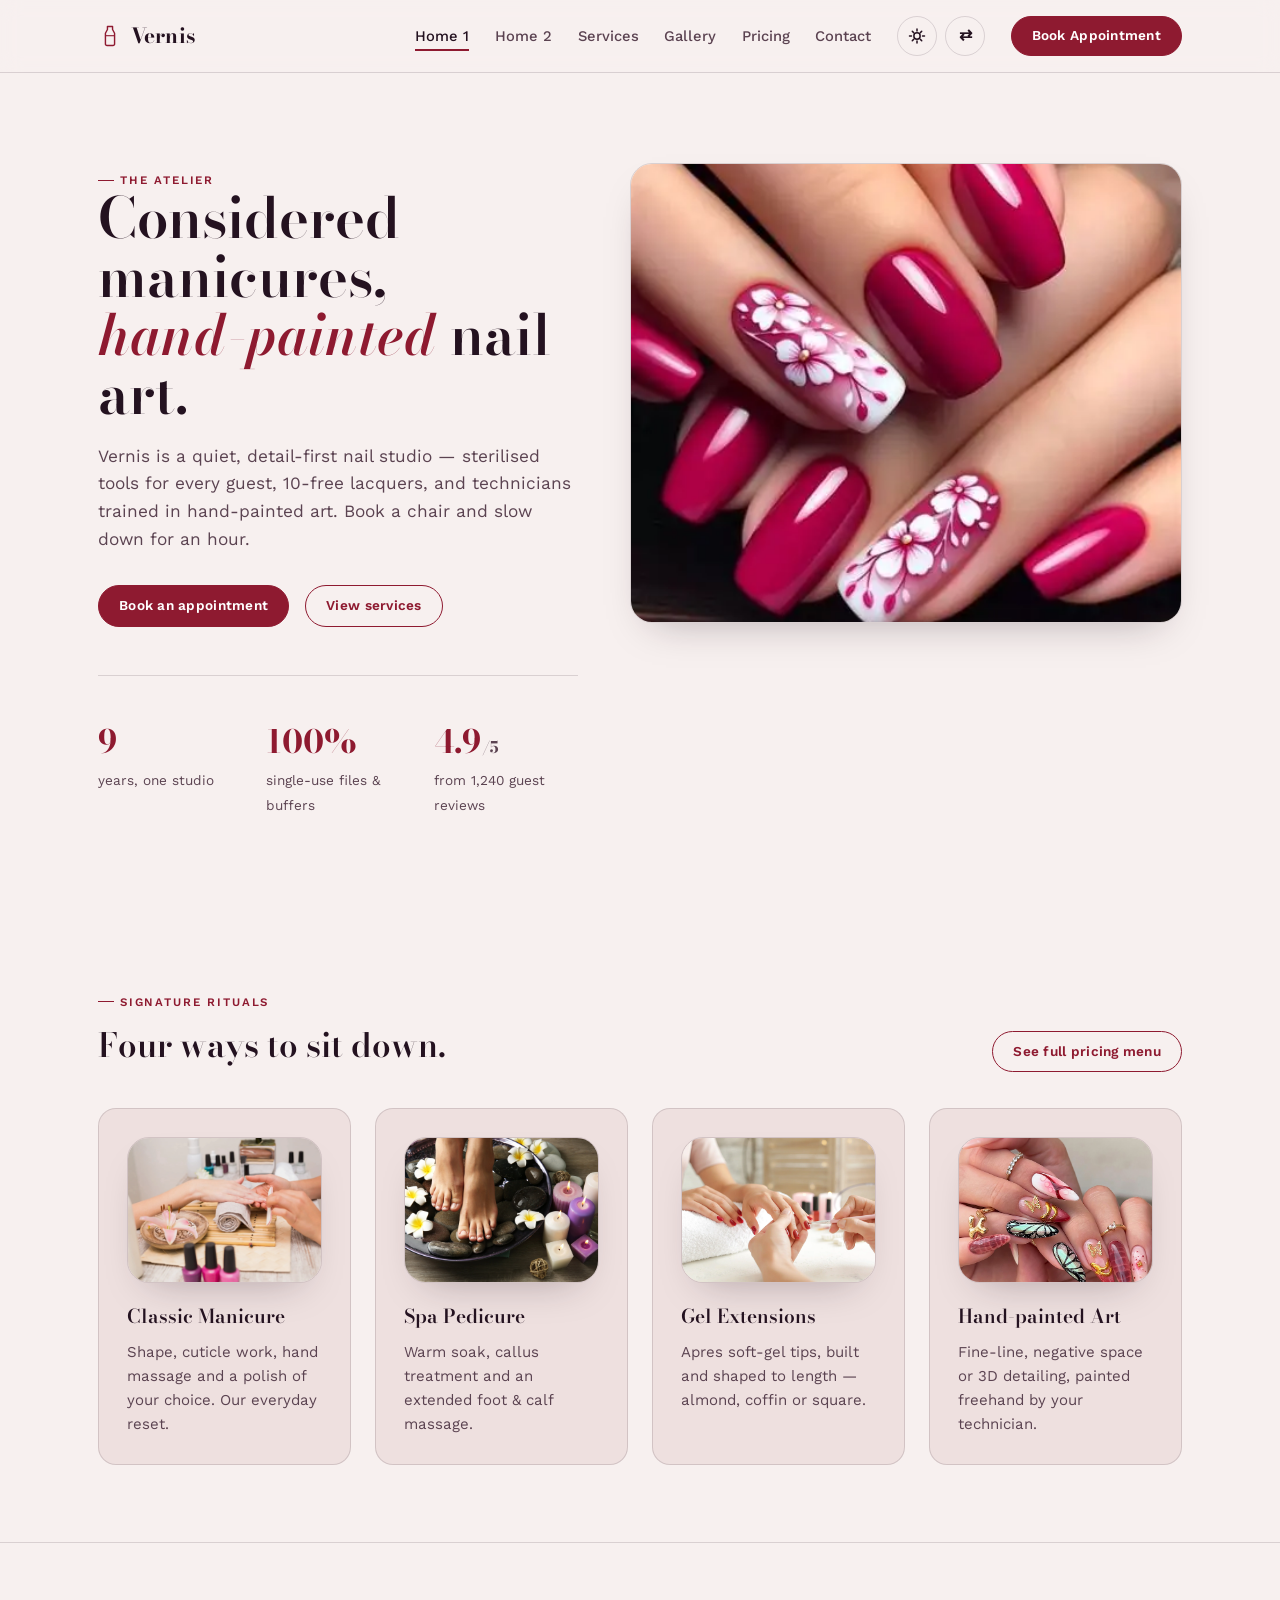
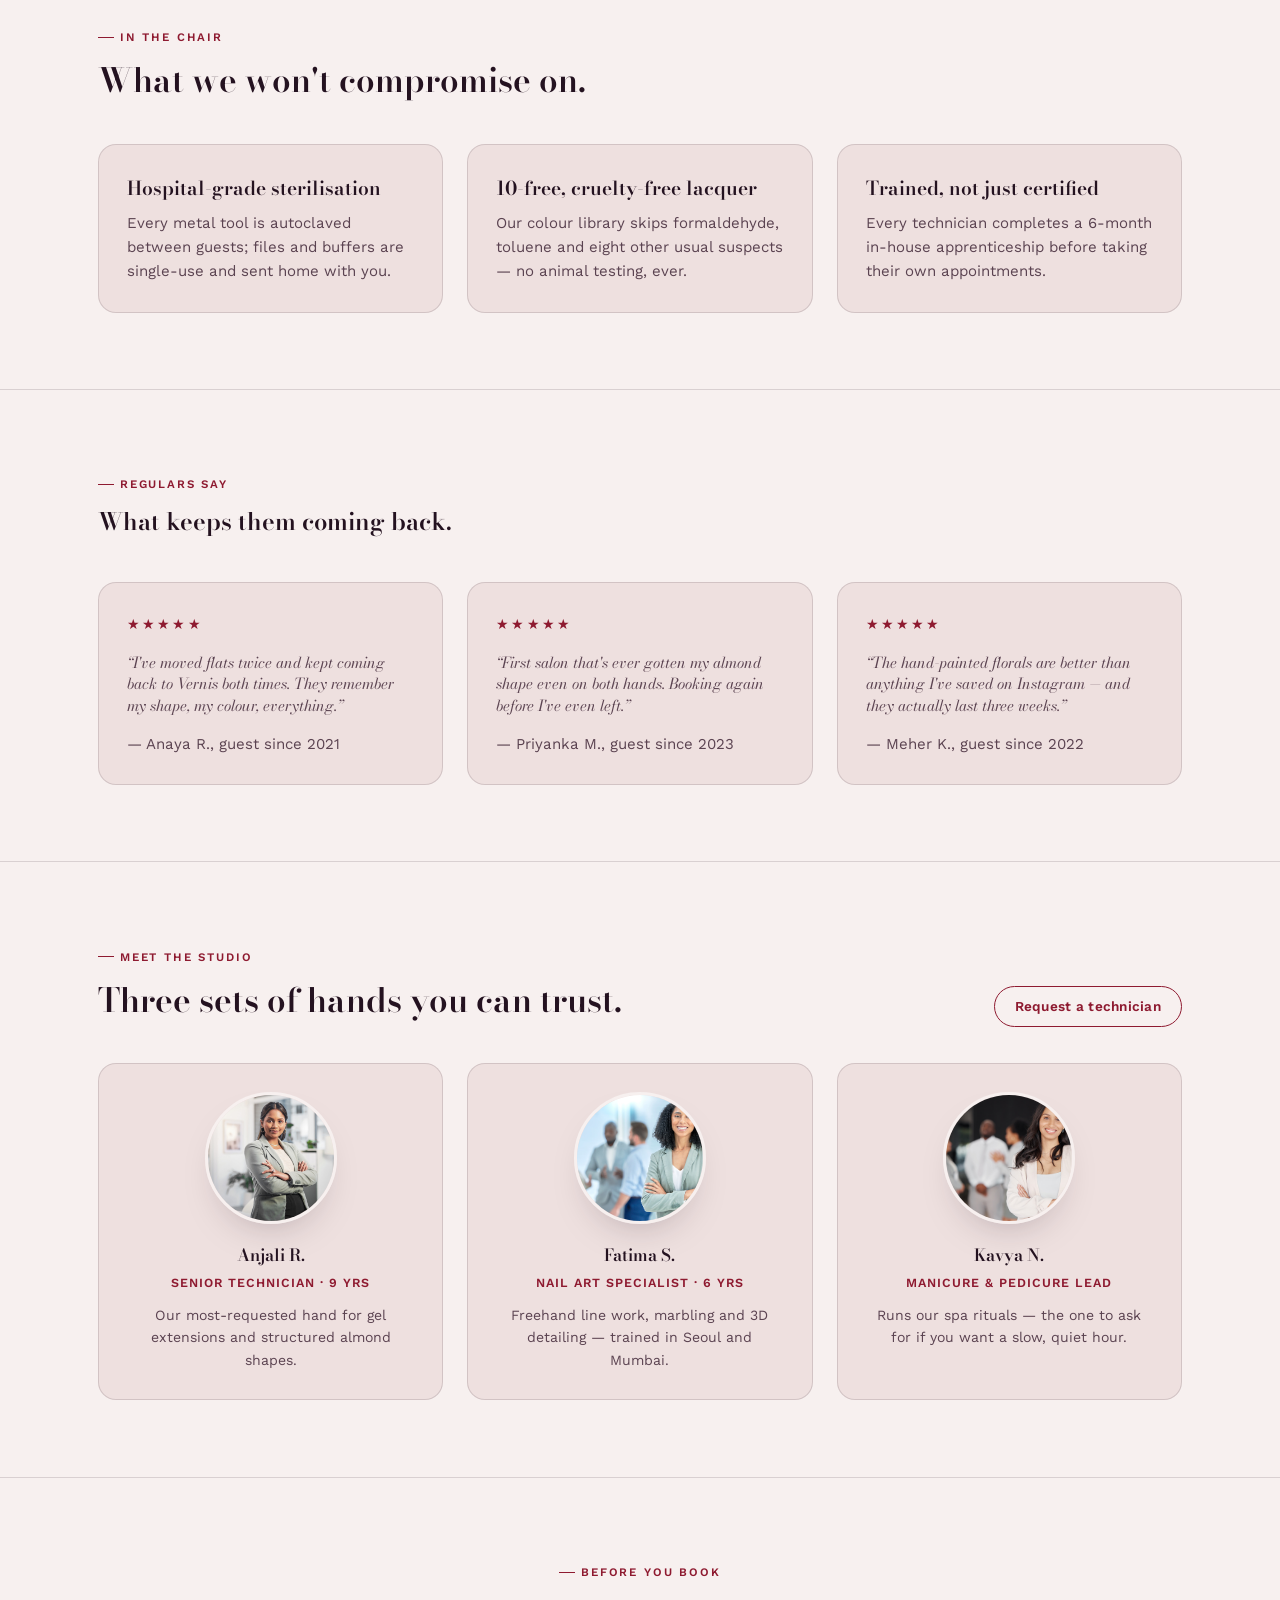
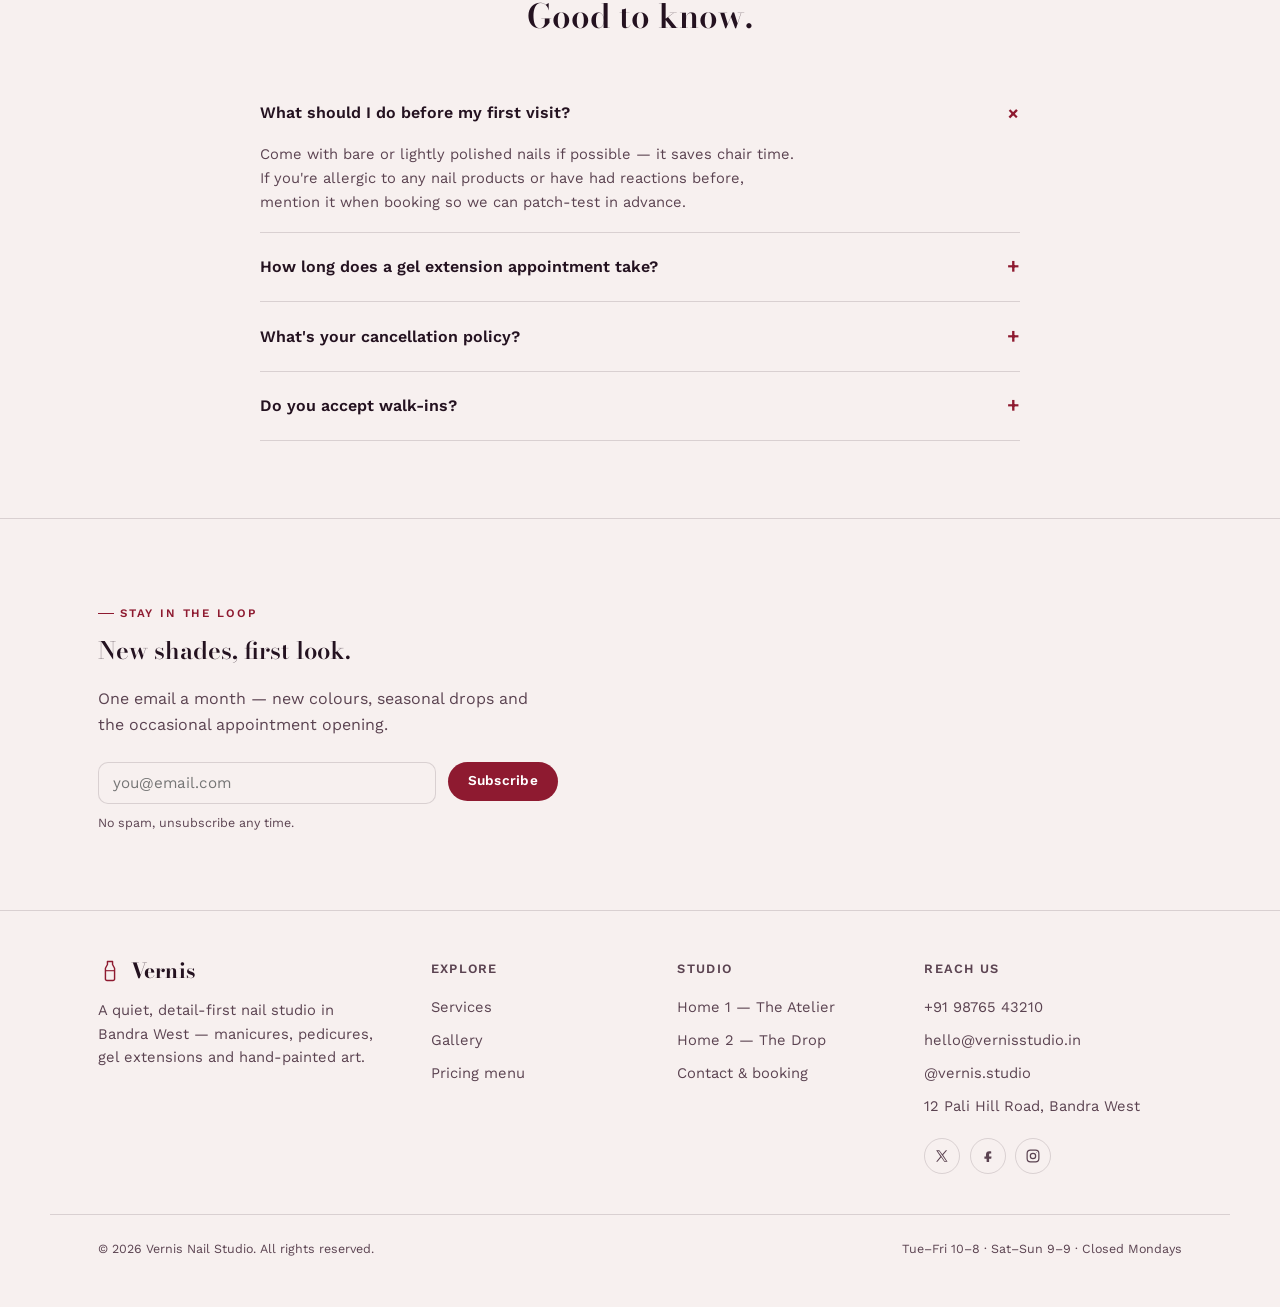
<file: index.html>
<!DOCTYPE html>
<html lang="en">
<head>
<meta charset="UTF-8">
<script>(function(){try{var t=localStorage.getItem('vernis-theme');if(t==='light'||t==='dark')document.documentElement.setAttribute('data-theme',t);var d=localStorage.getItem('vernis-dir');if(d==='rtl')document.documentElement.setAttribute('dir','rtl');}catch(e){}})();</script>
<meta name="viewport" content="width=device-width, initial-scale=1.0">
<link rel="icon" type="image/svg+xml" href="assets/favicon.svg">
<link rel="icon" type="image/png" sizes="32x32" href="assets/favicon-32.png">
<link rel="icon" type="image/png" sizes="16x16" href="assets/favicon-16.png">
<link rel="apple-touch-icon" href="assets/apple-touch-icon.png">
<link rel="shortcut icon" href="assets/favicon.ico">
<title>Vernis Nail Studio — Manicures, Pedicures & Hand-painted Nail Art</title>
<meta name="description" content="A quiet, detail-first nail studio in Bandra West, Mumbai — manicures, pedicures, gel extensions and hand-painted nail art.">
<link rel="stylesheet" href="https://fonts.googleapis.com/css2?family=Bodoni+Moda:ital,wght@0,400..900;1,400..900&family=Work+Sans:wght@400;500;600;700&display=swap">
<link rel="stylesheet" href="assets/style.css">
</head>
<body>
<header class="nav">
  <div class="container nav-row">
    <a href="index.html" class="brand"><svg class="brand-mark" viewBox="0 0 32 32" fill="none" aria-hidden="true"><path d="M12.6 3.4h6.8v3.9l2.7 5v14.2a2.1 2.1 0 0 1-2.1 2.1H12a2.1 2.1 0 0 1-2.1-2.1V12.3l2.7-5V3.4Z" stroke="currentColor" stroke-width="1.9" stroke-linejoin="round" stroke-linecap="round"></path><line x1="9.4" y1="15.6" x2="22.6" y2="15.6" stroke="currentColor" stroke-width="1.5"></line></svg><span>Vernis</span></a>
    <button class="nav-toggle" id="navToggle" aria-label="Toggle menu" aria-expanded="false"><span></span></button>
    <nav class="nav-links" id="navLinks">
      <a href="index.html" data-route="home1" aria-current="page">Home 1</a>
      <a href="home2.html" data-route="home2">Home 2</a>
      <a href="services.html" data-route="services">Services</a>
      <a href="gallery.html" data-route="gallery">Gallery</a>
      <a href="pricing.html" data-route="pricing">Pricing</a>
      <a href="contact.html" data-route="contact">Contact</a>
    <div class="nav-controls">
      <button class="icon-btn" id="themeToggle" type="button" aria-label="Toggle dark mode" title="Toggle dark mode" aria-pressed="false">
        <svg class="i-sun" viewBox="0 0 24 24" fill="none" stroke="currentColor" stroke-width="2" stroke-linecap="round" stroke-linejoin="round" aria-hidden="true"><circle cx="12" cy="12" r="4.2"></circle><path d="M12 2.6v2.6M12 18.8v2.6M4.6 12H2M22 12h-2.6M5.7 5.7l1.8 1.8M16.5 16.5l1.8 1.8M18.3 5.7l-1.8 1.8M7.5 16.5l-1.8 1.8"></path></svg>
        <svg class="i-moon" viewBox="0 0 24 24" fill="currentColor" aria-hidden="true"><path d="M20.4 14.7A8.6 8.6 0 1 1 9.3 3.6a7 7 0 0 0 11.1 11.1z"></path></svg>
      </button>
      <button class="icon-btn dir-btn" id="dirToggle" type="button" aria-label="Switch to right-to-left layout" title="Switch to right-to-left layout" aria-pressed="false">
        <span aria-hidden="true">&#8644;</span>
      </button>
    </div>
      <a href="contact.html" class="cta">Book Appointment</a>
    </nav>
  </div>
</header>

<main>
<div class="container hero">
      <div>
        <span class="eyebrow">The Atelier</span>
        <h1>Considered manicures,<br><em>hand&#8209;painted</em> nail art.</h1>
        <p class="hero-sub">Vernis is a quiet, detail-first nail studio — sterilised tools for every guest, 10‑free lacquers, and technicians trained in hand-painted art. Book a chair and slow down for an hour.</p>
        <div class="hero-actions">
          <a href="contact.html" class="cta">Book an appointment</a>
          <a href="services.html" class="cta ghost">View services</a>
        </div>
        <div class="stat-row">
          <div class="stat"><b>9</b><span>years, one studio</span></div>
          <div class="stat"><b>100%</b><span>single-use files &amp; buffers</span></div>
          <div class="stat"><b>4.9<span style="color:var(--ink-soft);font-size:1rem;">/5</span></b><span>from 1,240 guest reviews</span></div>
        </div>
      </div>
      <div class="hero-visual" style="position:relative;width:100%;">
        <div class="frame hero-photo">
          <img src="images/home1-hero.png" alt="Inside the Vernis studio — a manicure station set for a guest" width="1200" height="1000" loading="eager">
        </div>
      </div>
    </div>

    <div class="block">
      <div class="container">
        <div class="section-head">
          <div>
            <span class="eyebrow">Signature rituals</span>
            <h2>Four ways to sit down.</h2>
          </div>
          <a href="pricing.html" class="cta ghost">See full pricing menu</a>
        </div>
        <div class="grid cols-4">
          <div class="card">
            <div class="frame service-photo"><img src="images/service-manicure.png" alt="Classic manicure in progress at Vernis" width="900" height="680" loading="lazy"></div>
            <h3>Classic Manicure</h3>
            <p>Shape, cuticle work, hand massage and a polish of your choice. Our everyday reset.</p>
          </div>
          <div class="card">
            <div class="frame service-photo"><img src="images/service-pedicure.png" alt="Spa pedicure station at Vernis" width="900" height="680" loading="lazy"></div>
            <h3>Spa Pedicure</h3>
            <p>Warm soak, callus treatment and an extended foot &amp; calf massage.</p>
          </div>
          <div class="card">
            <div class="frame service-photo"><img src="images/service-extensions.png" alt="Gel extension nails freshly shaped" width="900" height="680" loading="lazy"></div>
            <h3>Gel Extensions</h3>
            <p>Apres soft-gel tips, built and shaped to length — almond, coffin or square.</p>
          </div>
          <div class="card">
            <div class="frame service-photo"><img src="images/service-nailart.png" alt="Hand-painted nail art detail" width="900" height="680" loading="lazy"></div>
            <h3>Hand-painted Art</h3>
            <p>Fine-line, negative space or 3D detailing, painted freehand by your technician.</p>
          </div>
        </div>
      </div>
    </div>

    <div class="block">
      <div class="container">
        <div class="section-head">
          <div>
            <span class="eyebrow">In the chair</span>
            <h2>What we won't compromise on.</h2>
          </div>
        </div>
        <div class="grid cols-3">
          <div class="card">
            <h3>Hospital-grade sterilisation</h3>
            <p>Every metal tool is autoclaved between guests; files and buffers are single-use and sent home with you.</p>
          </div>
          <div class="card">
            <h3>10-free, cruelty-free lacquer</h3>
            <p>Our colour library skips formaldehyde, toluene and eight other usual suspects — no animal testing, ever.</p>
          </div>
          <div class="card">
            <h3>Trained, not just certified</h3>
            <p>Every technician completes a 6-month in-house apprenticeship before taking their own appointments.</p>
          </div>
        </div>
      </div>
    </div>

    <div class="block">
      <div class="container">
        <span class="eyebrow">Regulars say</span>
        <h2 style="margin-top:.6rem;">What keeps them coming back.</h2>
        <div class="grid cols-3" style="margin-top:2.5rem;">
          <div class="card">
            <span class="stars" aria-hidden="true">★★★★★</span>
            <p class="quote" style="margin-top:1rem;max-width:none;">&ldquo;I've moved flats twice and kept coming back to Vernis both times. They remember my shape, my colour, everything.&rdquo;</p>
            <p class="quote-name">— Anaya R., guest since 2021</p>
          </div>
          <div class="card">
            <span class="stars" aria-hidden="true">★★★★★</span>
            <p class="quote" style="margin-top:1rem;max-width:none;">&ldquo;First salon that's ever gotten my almond shape even on both hands. Booking again before I've even left.&rdquo;</p>
            <p class="quote-name">— Priyanka M., guest since 2023</p>
          </div>
          <div class="card">
            <span class="stars" aria-hidden="true">★★★★★</span>
            <p class="quote" style="margin-top:1rem;max-width:none;">&ldquo;The hand-painted florals are better than anything I've saved on Instagram — and they actually last three weeks.&rdquo;</p>
            <p class="quote-name">— Meher K., guest since 2022</p>
          </div>
        </div>
      </div>
    </div>

    <div class="block">
      <div class="container">
        <div class="section-head">
          <div>
            <span class="eyebrow">Meet the studio</span>
            <h2>Three sets of hands you can trust.</h2>
          </div>
          <a href="contact.html" class="cta ghost">Request a technician</a>
        </div>
        <div class="grid cols-3">
          <div class="card team-card">
            <div class="team-photo"><img src="images/team-anjali.png" alt="Anjali R., senior nail technician" width="700" height="820" loading="lazy"></div>
            <h4>Anjali R.</h4>
            <span class="role">Senior Technician · 9 yrs</span>
            <p>Our most-requested hand for gel extensions and structured almond shapes.</p>
          </div>
          <div class="card team-card">
            <div class="team-photo"><img src="images/team-fatima.png" alt="Fatima S., nail art specialist" width="700" height="820" loading="lazy"></div>
            <h4>Fatima S.</h4>
            <span class="role">Nail Art Specialist · 6 yrs</span>
            <p>Freehand line work, marbling and 3D detailing — trained in Seoul and Mumbai.</p>
          </div>
          <div class="card team-card">
            <div class="team-photo"><img src="images/team-kavya.png" alt="Kavya N., manicure &amp; pedicure lead" width="700" height="820" loading="lazy"></div>
            <h4>Kavya N.</h4>
            <span class="role">Manicure &amp; Pedicure Lead</span>
            <p>Runs our spa rituals — the one to ask for if you want a slow, quiet hour.</p>
          </div>
        </div>
      </div>
    </div>

    <div class="block">
      <div class="container">
        <div class="section-head" style="justify-content:center;text-align:center;">
          <div>
            <span class="eyebrow" style="justify-content:center;">Before you book</span>
            <h2>Good to know.</h2>
          </div>
        </div>
        <div class="faq" style="margin-inline:auto;">
          <details class="faq-item" open>
            <summary>What should I do before my first visit?</summary>
            <p>Come with bare or lightly polished nails if possible — it saves chair time. If you're allergic to any nail products or have had reactions before, mention it when booking so we can patch-test in advance.</p>
          </details>
          <details class="faq-item">
            <summary>How long does a gel extension appointment take?</summary>
            <p>A full set runs about 90 minutes. Infills are quicker at 60 minutes. We build in a buffer, so we're rarely running behind.</p>
          </details>
          <details class="faq-item">
            <summary>What's your cancellation policy?</summary>
            <p>Free to reschedule up to 4 hours before your slot. Festive-season and weekend bookings ask for 24 hours' notice since those slots move fast.</p>
          </details>
          <details class="faq-item">
            <summary>Do you accept walk-ins?</summary>
            <p>We keep a couple of same-day slots open every day, but booking ahead guarantees your preferred technician and time.</p>
          </details>
        </div>
      </div>
    </div>

    <div class="block">
      <div class="container">
        <span class="eyebrow">Stay in the loop</span>
        <h2 style="margin-top:.6rem;">New shades, first look.</h2>
        <p style="color:var(--ink-soft);max-width:46ch;margin-top:1rem;">One email a month — new colours, seasonal drops and the occasional appointment opening.</p>
        <form id="newsletterForm" class="newsletter" style="max-width:460px;margin-top:1.5rem;">
          <div class="newsletter-field">
            <input type="email" required placeholder="you@email.com" aria-label="Email address">
            <p id="newsletterNote" class="form-note">No spam, unsubscribe any time.</p>
          </div>
          <button type="submit" class="cta">Subscribe</button>
        </form>
      </div>
    </div>
</main>

<footer>
  <div class="container foot-grid">
    <div>
      <a href="index.html" class="brand"><svg class="brand-mark" viewBox="0 0 32 32" fill="none" aria-hidden="true"><path d="M12.6 3.4h6.8v3.9l2.7 5v14.2a2.1 2.1 0 0 1-2.1 2.1H12a2.1 2.1 0 0 1-2.1-2.1V12.3l2.7-5V3.4Z" stroke="currentColor" stroke-width="1.9" stroke-linejoin="round" stroke-linecap="round"></path><line x1="9.4" y1="15.6" x2="22.6" y2="15.6" stroke="currentColor" stroke-width="1.5"></line></svg><span>Vernis</span></a>
      <p style="margin-top:1rem;color:var(--ink-soft);font-size:.92rem;max-width:32ch;">A quiet, detail-first nail studio in Bandra West — manicures, pedicures, gel extensions and hand-painted art.</p>
    </div>
    <div>
      <h4>Explore</h4>
      <ul class="foot-links">
        <li><a href="services.html">Services</a></li>
        <li><a href="gallery.html">Gallery</a></li>
        <li><a href="pricing.html">Pricing menu</a></li>
      </ul>
    </div>
    <div>
      <h4>Studio</h4>
      <ul class="foot-links">
        <li><a href="index.html">Home 1 — The Atelier</a></li>
        <li><a href="home2.html">Home 2 — The Drop</a></li>
        <li><a href="contact.html">Contact &amp; booking</a></li>
      </ul>
    </div>
    <div>
      <h4>Reach us</h4>
      <ul class="foot-links">
        <li>+91 98765 43210</li>
        <li>hello@vernisstudio.in</li>
        <li>@vernis.studio</li>
        <li>12 Pali Hill Road, Bandra West</li>
      </ul>
      <div class="social-row">
        <a href="https://x.com" class="social-btn" aria-label="X (Twitter)" target="_blank" rel="noopener">
          <svg viewBox="0 0 24 24" fill="currentColor" aria-hidden="true"><path d="M13.63 10.5 19.7 3.5h-1.98l-5.24 6.05L8.02 3.5H3.2l6.35 9.26L3.2 20.5h1.98l5.6-6.47 4.7 6.47h4.82l-6.67-9.99Zm-1.98 2.29-.65-.92L5.7 4.9h2.1l4.15 5.86.65.92 5.5 7.77h-2.1l-4.35-6.16Z"></path></svg>
        </a>
        <a href="https://facebook.com" class="social-btn" aria-label="Facebook" target="_blank" rel="noopener">
          <svg viewBox="0 0 24 24" fill="currentColor" aria-hidden="true"><path d="M14.8 8.4h2V5.1c-.35-.05-1.55-.15-2.95-.15-2.92 0-4.92 1.78-4.92 5.06v2.6H6.6v3.7h3.33V21h3.72v-4.69h3.18l.5-3.7h-3.68v-2.24c0-1.07.29-1.97 1.13-1.97Z"></path></svg>
        </a>
        <a href="https://instagram.com" class="social-btn" aria-label="Instagram" target="_blank" rel="noopener">
          <svg viewBox="0 0 24 24" fill="none" stroke="currentColor" stroke-width="1.8" stroke-linecap="round" stroke-linejoin="round" aria-hidden="true"><rect x="3.2" y="3.2" width="17.6" height="17.6" rx="5"></rect><circle cx="12" cy="12" r="4"></circle><circle cx="17.1" cy="6.9" r=".6" fill="currentColor" stroke="none"></circle></svg>
        </a>
      </div>
    </div>
  </div>
  <div class="container foot-bottom">
    <span>© 2026 Vernis Nail Studio. All rights reserved.</span>
    <span>Tue–Fri 10–8 · Sat–Sun 9–9 · Closed Mondays</span>
  </div>
</footer>

<script src="assets/script.js"></script>
</body>
</html>
</file>
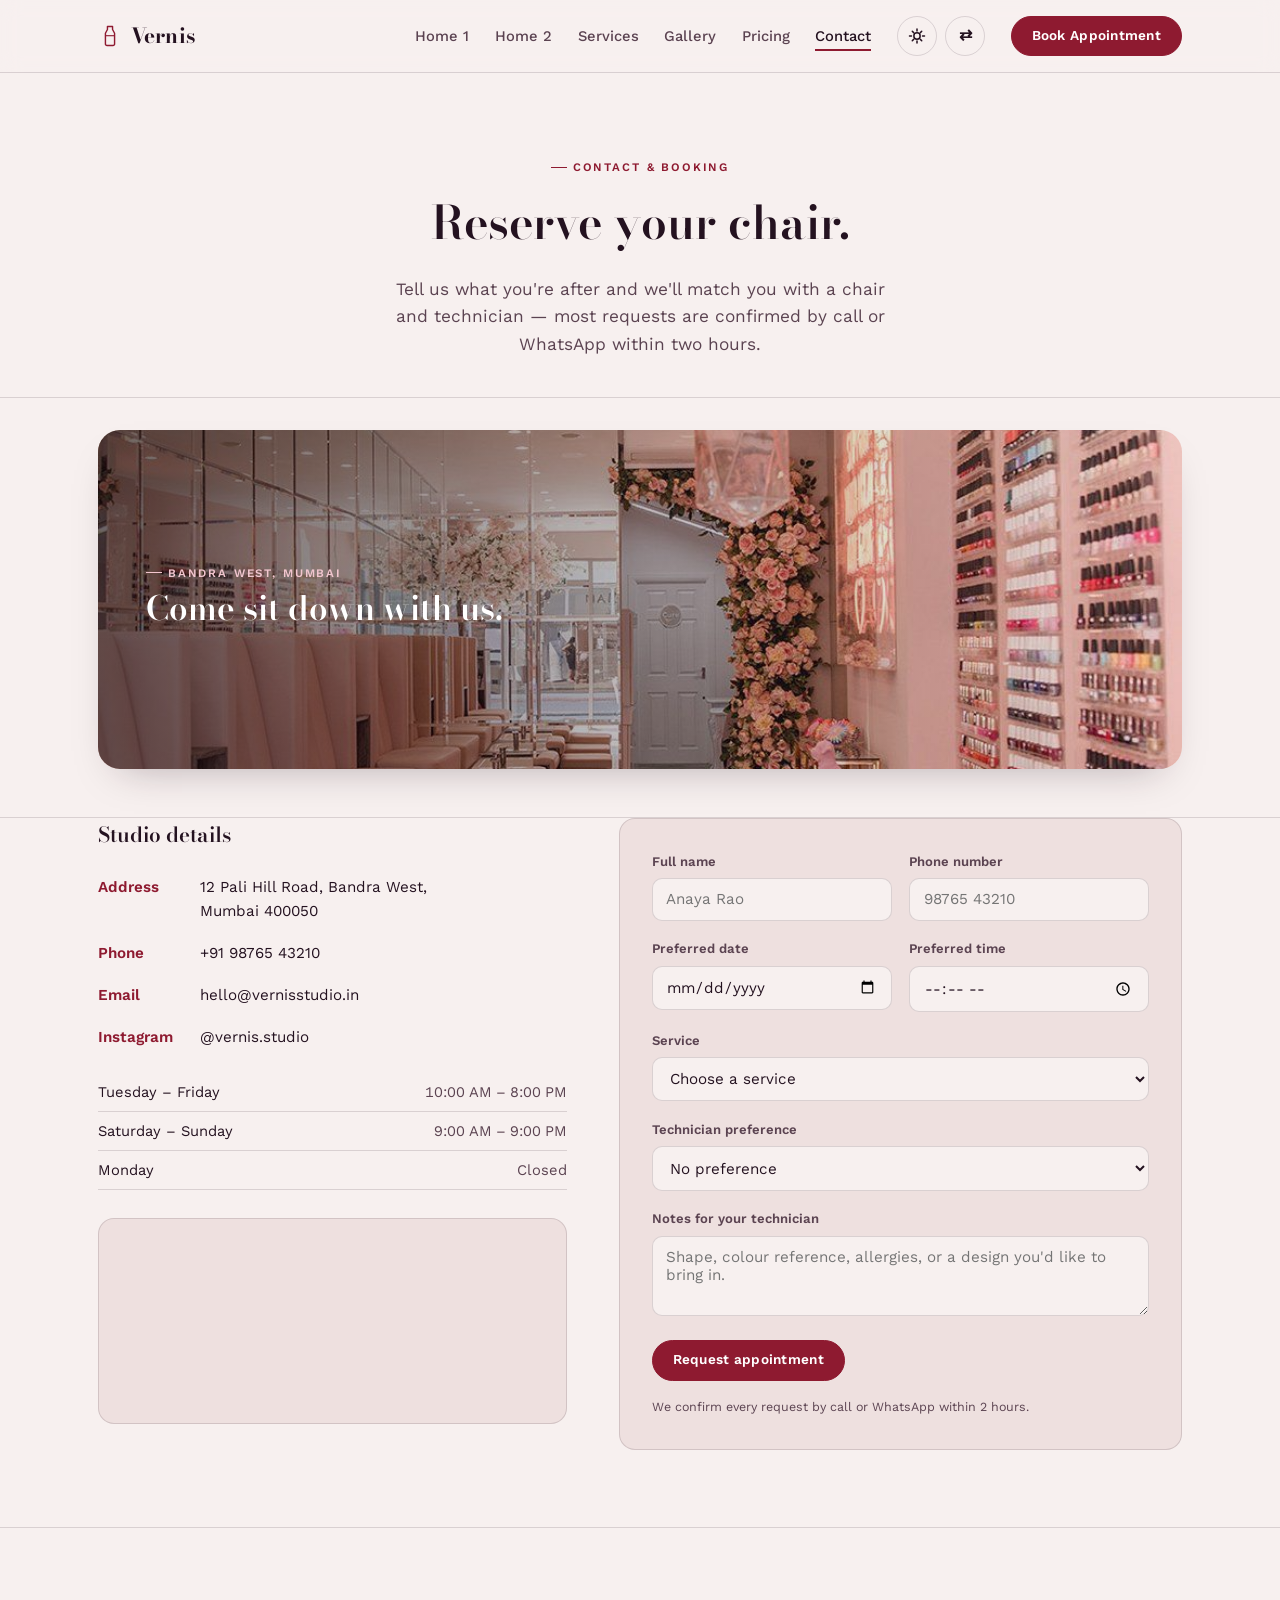
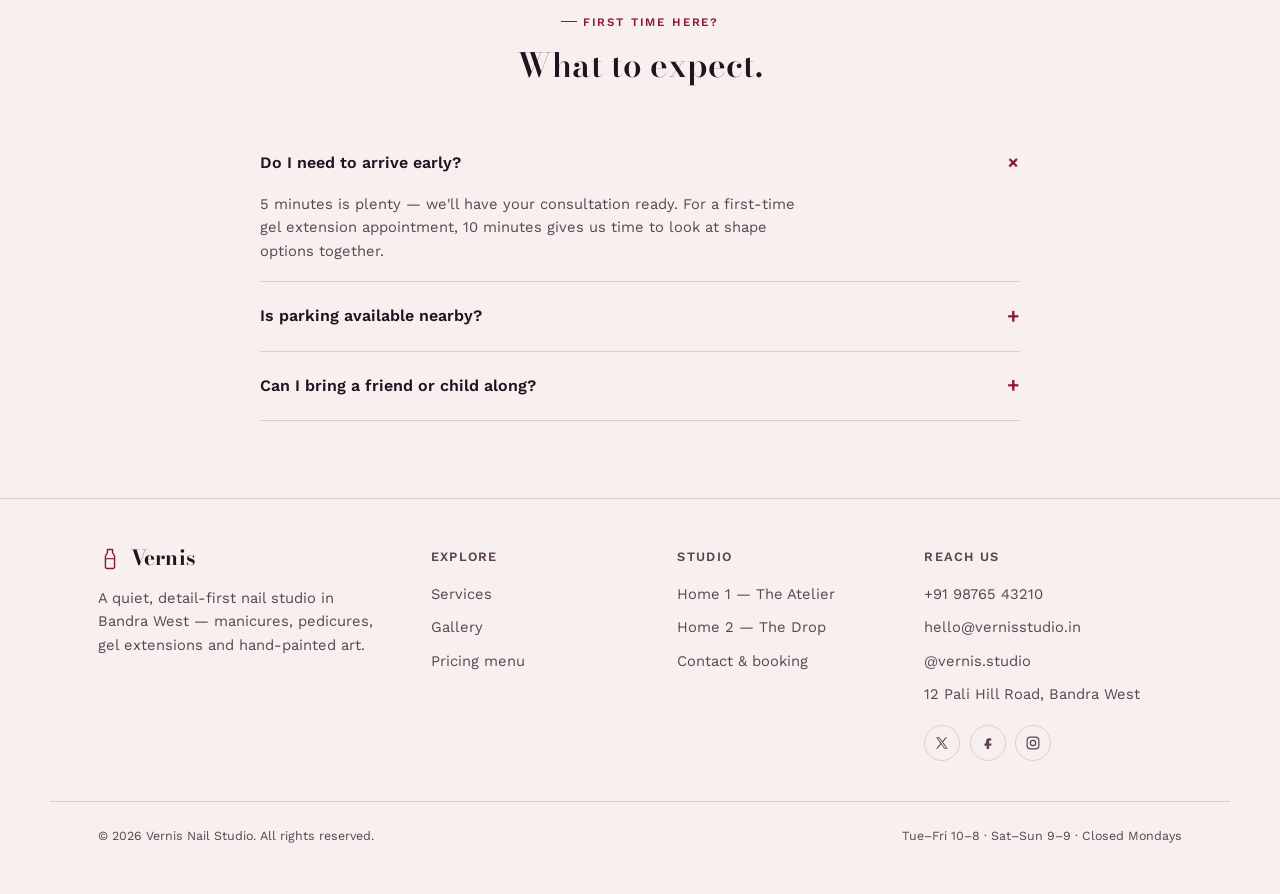
<file: contact.html>
<!DOCTYPE html>
<html lang="en">
<head>
<meta charset="UTF-8">
<script>(function(){try{var t=localStorage.getItem('vernis-theme');if(t==='light'||t==='dark')document.documentElement.setAttribute('data-theme',t);var d=localStorage.getItem('vernis-dir');if(d==='rtl')document.documentElement.setAttribute('dir','rtl');}catch(e){}})();</script>
<meta name="viewport" content="width=device-width, initial-scale=1.0">
<link rel="icon" type="image/svg+xml" href="assets/favicon.svg">
<link rel="icon" type="image/png" sizes="32x32" href="assets/favicon-32.png">
<link rel="icon" type="image/png" sizes="16x16" href="assets/favicon-16.png">
<link rel="apple-touch-icon" href="assets/apple-touch-icon.png">
<link rel="shortcut icon" href="assets/favicon.ico">
<title>Contact & Booking — Vernis Nail Studio</title>
<meta name="description" content="Studio address, hours and an appointment booking form for Vernis Nail Studio in Bandra West, Mumbai.">
<link rel="stylesheet" href="https://fonts.googleapis.com/css2?family=Bodoni+Moda:ital,wght@0,400..900;1,400..900&family=Work+Sans:wght@400;500;600;700&display=swap">
<link rel="stylesheet" href="assets/style.css">
</head>
<body>
<header class="nav">
  <div class="container nav-row">
    <a href="index.html" class="brand"><svg class="brand-mark" viewBox="0 0 32 32" fill="none" aria-hidden="true"><path d="M12.6 3.4h6.8v3.9l2.7 5v14.2a2.1 2.1 0 0 1-2.1 2.1H12a2.1 2.1 0 0 1-2.1-2.1V12.3l2.7-5V3.4Z" stroke="currentColor" stroke-width="1.9" stroke-linejoin="round" stroke-linecap="round"></path><line x1="9.4" y1="15.6" x2="22.6" y2="15.6" stroke="currentColor" stroke-width="1.5"></line></svg><span>Vernis</span></a>
    <button class="nav-toggle" id="navToggle" aria-label="Toggle menu" aria-expanded="false"><span></span></button>
    <nav class="nav-links" id="navLinks">
      <a href="index.html" data-route="home1">Home 1</a>
      <a href="home2.html" data-route="home2">Home 2</a>
      <a href="services.html" data-route="services">Services</a>
      <a href="gallery.html" data-route="gallery">Gallery</a>
      <a href="pricing.html" data-route="pricing">Pricing</a>
      <a href="contact.html" data-route="contact" aria-current="page">Contact</a>
    <div class="nav-controls">
      <button class="icon-btn" id="themeToggle" type="button" aria-label="Toggle dark mode" title="Toggle dark mode" aria-pressed="false">
        <svg class="i-sun" viewBox="0 0 24 24" fill="none" stroke="currentColor" stroke-width="2" stroke-linecap="round" stroke-linejoin="round" aria-hidden="true"><circle cx="12" cy="12" r="4.2"></circle><path d="M12 2.6v2.6M12 18.8v2.6M4.6 12H2M22 12h-2.6M5.7 5.7l1.8 1.8M16.5 16.5l1.8 1.8M18.3 5.7l-1.8 1.8M7.5 16.5l-1.8 1.8"></path></svg>
        <svg class="i-moon" viewBox="0 0 24 24" fill="currentColor" aria-hidden="true"><path d="M20.4 14.7A8.6 8.6 0 1 1 9.3 3.6a7 7 0 0 0 11.1 11.1z"></path></svg>
      </button>
      <button class="icon-btn dir-btn" id="dirToggle" type="button" aria-label="Switch to right-to-left layout" title="Switch to right-to-left layout" aria-pressed="false">
        <span aria-hidden="true">&#8644;</span>
      </button>
    </div>
      <a href="contact.html" class="cta">Book Appointment</a>
    </nav>
  </div>
</header>

<main>
<div class="block" style="padding-bottom:clamp(1.5rem,3vw,2.5rem);">
      <div class="container" style="text-align:center;">
        <span class="eyebrow" style="justify-content:center;">Contact &amp; Booking</span>
        <h1 style="font-size:clamp(2.2rem,3.6vw,3.2rem);margin-top:.6rem;">Reserve your chair.</h1>
        <p class="hero-sub" style="margin:1rem auto 0;">Tell us what you're after and we'll match you with a chair and technician — most requests are confirmed by call or WhatsApp within two hours.</p>
      </div>
    </div>
    <div class="block" style="padding-block:clamp(1.25rem,2.5vw,2rem) clamp(2rem,4vw,3rem);">
      <div class="container">
        <div class="banner-photo" style="aspect-ratio:16/5;">
          <img src="images/contact-studio.png" alt="Inside the Vernis Nail Studio treatment room" loading="eager">
          <div class="banner-copy">
            <span class="eyebrow">Bandra West, Mumbai</span>
            <h2>Come sit down with us.</h2>
          </div>
        </div>
      </div>
    </div>
    <div class="block" style="padding-top:0;">
      <div class="container contact-grid">
        <div>
          <h3 style="font-size:1.3rem;">Studio details</h3>
          <ul class="info-list">
            <li><span class="k">Address</span><span>12 Pali Hill Road, Bandra West,<br>Mumbai 400050</span></li>
            <li><span class="k">Phone</span><span>+91 98765 43210</span></li>
            <li><span class="k">Email</span><span>hello@vernisstudio.in</span></li>
            <li><span class="k">Instagram</span><span>@vernis.studio</span></li>
          </ul>
          <table class="hours-table">
            <tr><td>Tuesday – Friday</td><td>10:00 AM – 8:00 PM</td></tr>
            <tr><td>Saturday – Sunday</td><td>9:00 AM – 9:00 PM</td></tr>
            <tr><td>Monday</td><td>Closed</td></tr>
          </table>
          <div class="map-embed">
            <iframe
              src="https://www.google.com/maps?q=12+Pali+Hill+Road,+Bandra+West,+Mumbai+400050&output=embed"
              width="100%" height="100%" style="border:0;" allowfullscreen loading="lazy"
              referrerpolicy="no-referrer-when-downgrade"
              title="Vernis Nail Studio location — 12 Pali Hill Road, Bandra West, Mumbai">
            </iframe>
          </div>
        </div>

        <div>
          <form id="bookingForm" novalidate>
            <div class="form-row">
              <label>Full name<input type="text" name="name" required placeholder="Anaya Rao"></label>
              <label>Phone number<input type="tel" name="phone" required placeholder="98765 43210"></label>
            </div>
            <div class="form-row">
              <label>Preferred date<input type="date" name="date" required></label>
              <label>Preferred time<input type="time" name="time" required></label>
            </div>
            <label>Service
              <select name="service" required>
                <option value="" disabled selected>Choose a service</option>
                <optgroup label="Manicure">
                  <option>Classic Manicure — ₹499</option>
                  <option>Gel Manicure — ₹799</option>
                  <option>Luxe Spa Manicure — ₹1,199</option>
                </optgroup>
                <optgroup label="Pedicure">
                  <option>Classic Pedicure — ₹599</option>
                  <option>Gel Pedicure — ₹899</option>
                  <option>Luxe Spa Pedicure — ₹1,399</option>
                </optgroup>
                <optgroup label="Gel Extensions">
                  <option>Full Set Extensions — ₹1,999</option>
                  <option>Infill / Rebalance — ₹1,299</option>
                </optgroup>
                <optgroup label="Nail Art">
                  <option>Chrome / Cat-Eye Finish — from ₹599</option>
                  <option>Full Custom Art Set — from ₹1,499</option>
                </optgroup>
              </select>
            </label>
            <label>Technician preference
              <select name="technician">
                <option value="">No preference</option>
                <option>Anjali R. — Senior Technician</option>
                <option>Fatima S. — Nail Art Specialist</option>
                <option>Kavya N. — Manicure &amp; Pedicure Lead</option>
              </select>
            </label>
            <label>Notes for your technician
              <textarea name="notes" placeholder="Shape, colour reference, allergies, or a design you'd like to bring in."></textarea>
            </label>
            <div class="submit-row">
              <button type="submit" class="cta">Request appointment</button>
              <span class="form-note">We confirm every request by call or WhatsApp within 2 hours.</span>
            </div>
          </form>

          <div class="confirm" id="confirmBox" style="display:none;">
            <div class="icon-pill">✓</div>
            <h3 id="confirmTitle">Request received.</h3>
            <p id="confirmBody"></p>
            <a href="#" class="cta ghost" id="bookAnother">Book another appointment</a>
          </div>
        </div>
      </div>
    </div>

    <div class="block">
      <div class="container">
        <div class="section-head" style="justify-content:center;text-align:center;">
          <div>
            <span class="eyebrow" style="justify-content:center;">First time here?</span>
            <h2>What to expect.</h2>
          </div>
        </div>
        <div class="faq" style="margin-inline:auto;">
          <details class="faq-item" open>
            <summary>Do I need to arrive early?</summary>
            <p>5 minutes is plenty — we'll have your consultation ready. For a first-time gel extension appointment, 10 minutes gives us time to look at shape options together.</p>
          </details>
          <details class="faq-item">
            <summary>Is parking available nearby?</summary>
            <p>Metered street parking on Pali Hill Road, plus a paid lot two minutes' walk away on Waroda Road.</p>
          </details>
          <details class="faq-item">
            <summary>Can I bring a friend or child along?</summary>
            <p>Of course — our waiting area has seating and chai on the house while you wait.</p>
          </details>
        </div>
      </div>
    </div>
</main>

<footer>
  <div class="container foot-grid">
    <div>
      <a href="index.html" class="brand"><svg class="brand-mark" viewBox="0 0 32 32" fill="none" aria-hidden="true"><path d="M12.6 3.4h6.8v3.9l2.7 5v14.2a2.1 2.1 0 0 1-2.1 2.1H12a2.1 2.1 0 0 1-2.1-2.1V12.3l2.7-5V3.4Z" stroke="currentColor" stroke-width="1.9" stroke-linejoin="round" stroke-linecap="round"></path><line x1="9.4" y1="15.6" x2="22.6" y2="15.6" stroke="currentColor" stroke-width="1.5"></line></svg><span>Vernis</span></a>
      <p style="margin-top:1rem;color:var(--ink-soft);font-size:.92rem;max-width:32ch;">A quiet, detail-first nail studio in Bandra West — manicures, pedicures, gel extensions and hand-painted art.</p>
    </div>
    <div>
      <h4>Explore</h4>
      <ul class="foot-links">
        <li><a href="services.html">Services</a></li>
        <li><a href="gallery.html">Gallery</a></li>
        <li><a href="pricing.html">Pricing menu</a></li>
      </ul>
    </div>
    <div>
      <h4>Studio</h4>
      <ul class="foot-links">
        <li><a href="index.html">Home 1 — The Atelier</a></li>
        <li><a href="home2.html">Home 2 — The Drop</a></li>
        <li><a href="contact.html">Contact &amp; booking</a></li>
      </ul>
    </div>
    <div>
      <h4>Reach us</h4>
      <ul class="foot-links">
        <li>+91 98765 43210</li>
        <li>hello@vernisstudio.in</li>
        <li>@vernis.studio</li>
        <li>12 Pali Hill Road, Bandra West</li>
      </ul>
      <div class="social-row">
        <a href="https://x.com" class="social-btn" aria-label="X (Twitter)" target="_blank" rel="noopener">
          <svg viewBox="0 0 24 24" fill="currentColor" aria-hidden="true"><path d="M13.63 10.5 19.7 3.5h-1.98l-5.24 6.05L8.02 3.5H3.2l6.35 9.26L3.2 20.5h1.98l5.6-6.47 4.7 6.47h4.82l-6.67-9.99Zm-1.98 2.29-.65-.92L5.7 4.9h2.1l4.15 5.86.65.92 5.5 7.77h-2.1l-4.35-6.16Z"></path></svg>
        </a>
        <a href="https://facebook.com" class="social-btn" aria-label="Facebook" target="_blank" rel="noopener">
          <svg viewBox="0 0 24 24" fill="currentColor" aria-hidden="true"><path d="M14.8 8.4h2V5.1c-.35-.05-1.55-.15-2.95-.15-2.92 0-4.92 1.78-4.92 5.06v2.6H6.6v3.7h3.33V21h3.72v-4.69h3.18l.5-3.7h-3.68v-2.24c0-1.07.29-1.97 1.13-1.97Z"></path></svg>
        </a>
        <a href="https://instagram.com" class="social-btn" aria-label="Instagram" target="_blank" rel="noopener">
          <svg viewBox="0 0 24 24" fill="none" stroke="currentColor" stroke-width="1.8" stroke-linecap="round" stroke-linejoin="round" aria-hidden="true"><rect x="3.2" y="3.2" width="17.6" height="17.6" rx="5"></rect><circle cx="12" cy="12" r="4"></circle><circle cx="17.1" cy="6.9" r=".6" fill="currentColor" stroke="none"></circle></svg>
        </a>
      </div>
    </div>
  </div>
  <div class="container foot-bottom">
    <span>© 2026 Vernis Nail Studio. All rights reserved.</span>
    <span>Tue–Fri 10–8 · Sat–Sun 9–9 · Closed Mondays</span>
  </div>
</footer>

<script src="assets/script.js"></script>
</body>
</html>
</file>
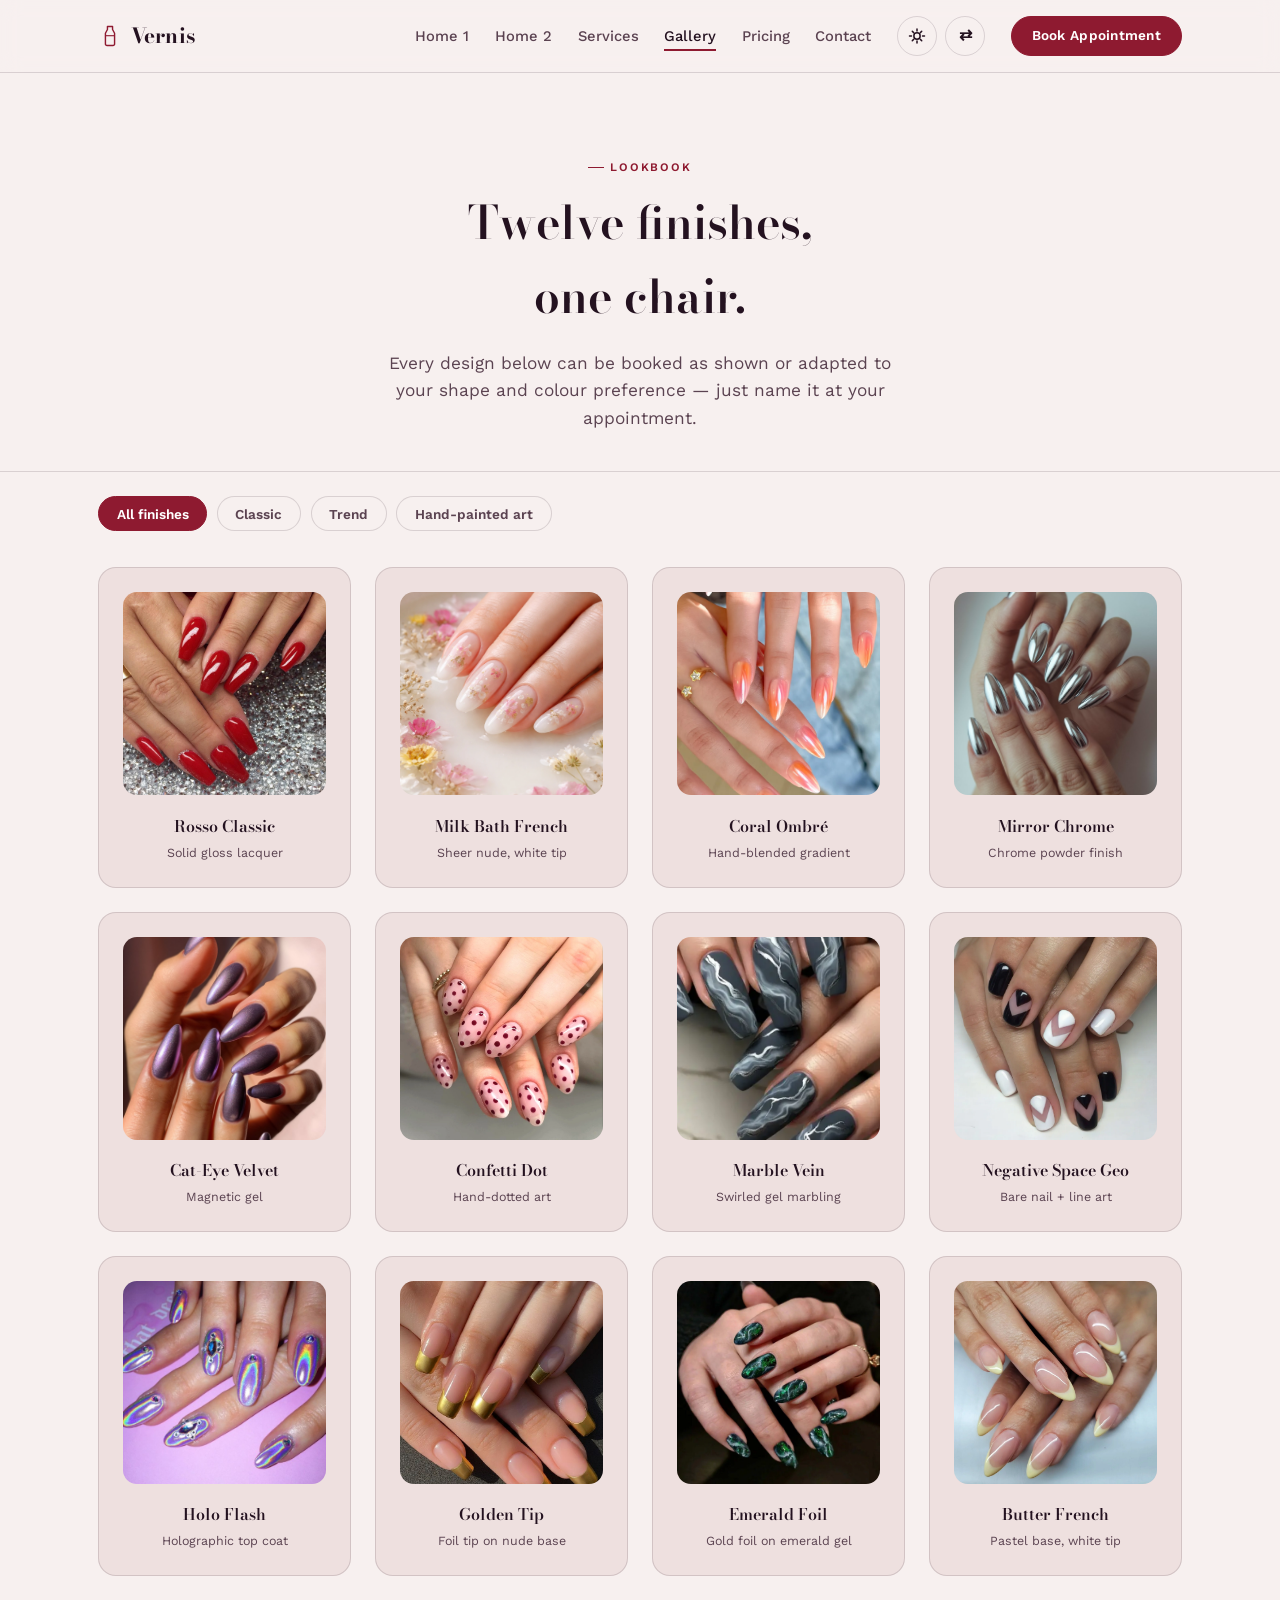
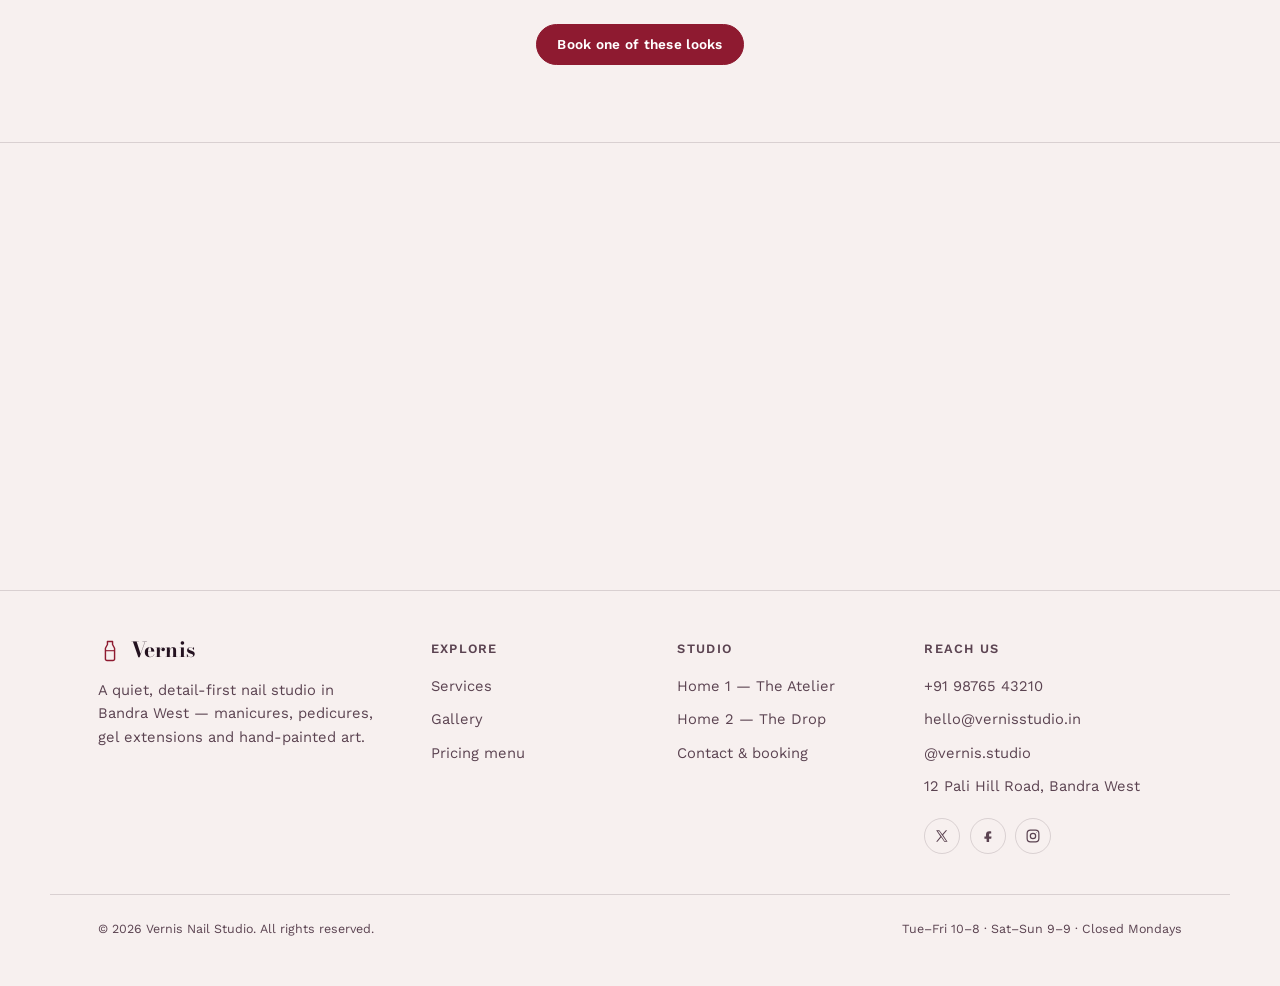
<file: gallery.html>
<!DOCTYPE html>
<html lang="en">
<head>
<meta charset="UTF-8">
<script>(function(){try{var t=localStorage.getItem('vernis-theme');if(t==='light'||t==='dark')document.documentElement.setAttribute('data-theme',t);var d=localStorage.getItem('vernis-dir');if(d==='rtl')document.documentElement.setAttribute('dir','rtl');}catch(e){}})();</script>
<meta name="viewport" content="width=device-width, initial-scale=1.0">
<link rel="icon" type="image/svg+xml" href="assets/favicon.svg">
<link rel="icon" type="image/png" sizes="32x32" href="assets/favicon-32.png">
<link rel="icon" type="image/png" sizes="16x16" href="assets/favicon-16.png">
<link rel="apple-touch-icon" href="assets/apple-touch-icon.png">
<link rel="shortcut icon" href="assets/favicon.ico">
<title>Gallery — Vernis Nail Studio</title>
<meta name="description" content="Twelve signature nail art finishes from the Vernis lookbook, from mirror chrome to hand-painted marble.">
<link rel="stylesheet" href="https://fonts.googleapis.com/css2?family=Bodoni+Moda:ital,wght@0,400..900;1,400..900&family=Work+Sans:wght@400;500;600;700&display=swap">
<link rel="stylesheet" href="assets/style.css">
</head>
<body>
<header class="nav">
  <div class="container nav-row">
    <a href="index.html" class="brand"><svg class="brand-mark" viewBox="0 0 32 32" fill="none" aria-hidden="true"><path d="M12.6 3.4h6.8v3.9l2.7 5v14.2a2.1 2.1 0 0 1-2.1 2.1H12a2.1 2.1 0 0 1-2.1-2.1V12.3l2.7-5V3.4Z" stroke="currentColor" stroke-width="1.9" stroke-linejoin="round" stroke-linecap="round"></path><line x1="9.4" y1="15.6" x2="22.6" y2="15.6" stroke="currentColor" stroke-width="1.5"></line></svg><span>Vernis</span></a>
    <button class="nav-toggle" id="navToggle" aria-label="Toggle menu" aria-expanded="false"><span></span></button>
    <nav class="nav-links" id="navLinks">
      <a href="index.html" data-route="home1">Home 1</a>
      <a href="home2.html" data-route="home2">Home 2</a>
      <a href="services.html" data-route="services">Services</a>
      <a href="gallery.html" data-route="gallery" aria-current="page">Gallery</a>
      <a href="pricing.html" data-route="pricing">Pricing</a>
      <a href="contact.html" data-route="contact">Contact</a>
    <div class="nav-controls">
      <button class="icon-btn" id="themeToggle" type="button" aria-label="Toggle dark mode" title="Toggle dark mode" aria-pressed="false">
        <svg class="i-sun" viewBox="0 0 24 24" fill="none" stroke="currentColor" stroke-width="2" stroke-linecap="round" stroke-linejoin="round" aria-hidden="true"><circle cx="12" cy="12" r="4.2"></circle><path d="M12 2.6v2.6M12 18.8v2.6M4.6 12H2M22 12h-2.6M5.7 5.7l1.8 1.8M16.5 16.5l1.8 1.8M18.3 5.7l-1.8 1.8M7.5 16.5l-1.8 1.8"></path></svg>
        <svg class="i-moon" viewBox="0 0 24 24" fill="currentColor" aria-hidden="true"><path d="M20.4 14.7A8.6 8.6 0 1 1 9.3 3.6a7 7 0 0 0 11.1 11.1z"></path></svg>
      </button>
      <button class="icon-btn dir-btn" id="dirToggle" type="button" aria-label="Switch to right-to-left layout" title="Switch to right-to-left layout" aria-pressed="false">
        <span aria-hidden="true">&#8644;</span>
      </button>
    </div>
      <a href="contact.html" class="cta">Book Appointment</a>
    </nav>
  </div>
</header>

<main>
<div class="block" style="padding-bottom:clamp(1.5rem,3vw,2.5rem);">
      <div class="container" style="text-align:center;">
        <span class="eyebrow" style="justify-content:center;">Lookbook</span>
        <h1 style="font-size:clamp(2.2rem,3.6vw,3.2rem);margin-top:.6rem;">Twelve finishes,<br>one chair.</h1>
        <p class="hero-sub" style="margin:1rem auto 0;">Every design below can be booked as shown or adapted to your shape and colour preference — just name it at your appointment.</p>
      </div>
    </div>
    <div class="block" style="padding-top:1.5rem;">
      <div class="container">
        <div class="filter-tabs" role="tablist" aria-label="Filter the lookbook">
          <button class="filter-tab active" data-filter="all">All finishes</button>
          <button class="filter-tab" data-filter="classic">Classic</button>
          <button class="filter-tab" data-filter="trend">Trend</button>
          <button class="filter-tab" data-filter="art">Hand-painted art</button>
        </div>
        <div class="grid cols-4">
        <div class="gallery-card" data-category="classic"><div class="photo"><img src="images/gallery-01-rosso-classic.png" alt="Rosso Classic — solid gloss lacquer nail finish" loading="lazy"></div><h4>Rosso Classic</h4><span class="tech">Solid gloss lacquer</span></div>
        <div class="gallery-card" data-category="classic"><div class="photo"><img src="images/gallery-02-milk-bath-french.png" alt="Milk Bath French — sheer nude with a white tip" loading="lazy"></div><h4>Milk Bath French</h4><span class="tech">Sheer nude, white tip</span></div>
        <div class="gallery-card" data-category="trend"><div class="photo"><img src="images/gallery-03-coral-ombre.png" alt="Coral Ombré — hand-blended gradient finish" loading="lazy"></div><h4>Coral Ombré</h4><span class="tech">Hand-blended gradient</span></div>
        <div class="gallery-card" data-category="trend"><div class="photo"><img src="images/gallery-04-mirror-chrome.png" alt="Mirror Chrome — reflective chrome powder finish" loading="lazy"></div><h4>Mirror Chrome</h4><span class="tech">Chrome powder finish</span></div>
        <div class="gallery-card" data-category="trend"><div class="photo"><img src="images/gallery-05-cateye-velvet.png" alt="Cat-Eye Velvet — magnetic gel finish" loading="lazy"></div><h4>Cat-Eye Velvet</h4><span class="tech">Magnetic gel</span></div>
        <div class="gallery-card" data-category="art"><div class="photo"><img src="images/gallery-06-confetti-dot.png" alt="Confetti Dot — hand-dotted nail art" loading="lazy"></div><h4>Confetti Dot</h4><span class="tech">Hand-dotted art</span></div>
        <div class="gallery-card" data-category="art"><div class="photo"><img src="images/gallery-07-marble-vein.png" alt="Marble Vein — swirled gel marbling" loading="lazy"></div><h4>Marble Vein</h4><span class="tech">Swirled gel marbling</span></div>
        <div class="gallery-card" data-category="art"><div class="photo"><img src="images/gallery-08-negative-space.png" alt="Negative Space Geo — bare nail with line art" loading="lazy"></div><h4>Negative Space Geo</h4><span class="tech">Bare nail + line art</span></div>
        <div class="gallery-card" data-category="trend"><div class="photo"><img src="images/gallery-09-holo-flash.png" alt="Holo Flash — holographic top coat" loading="lazy"></div><h4>Holo Flash</h4><span class="tech">Holographic top coat</span></div>
        <div class="gallery-card" data-category="classic"><div class="photo"><img src="images/gallery-10-golden-tip.png" alt="Golden Tip — foil tip on a nude base" loading="lazy"></div><h4>Golden Tip</h4><span class="tech">Foil tip on nude base</span></div>
        <div class="gallery-card" data-category="trend"><div class="photo"><img src="images/gallery-11-emerald-foil.png" alt="Emerald Foil — jewel-tone green with gold foil flecks" loading="lazy"></div><h4>Emerald Foil</h4><span class="tech">Gold foil on emerald gel</span></div>
        <div class="gallery-card" data-category="classic"><div class="photo"><img src="images/gallery-12-butter-french.png" alt="Butter French — pastel butter-yellow base with a white tip" loading="lazy"></div><h4>Butter French</h4><span class="tech">Pastel base, white tip</span></div>
        </div>
      </div>
      <div class="container" style="text-align:center;margin-top:3rem;">
        <a href="contact.html" class="cta">Book one of these looks</a>
      </div>
    </div>

    <div class="block">
      <div class="container">
        <div class="section-head">
          <div>
            <span class="eyebrow">Booking a look</span>
            <h2>How to bring a reference in.</h2>
          </div>
        </div>
        <div class="steps">
          <div class="step">
            <h4>Save it</h4>
            <p>Screenshot the design here or from Instagram — exact shade matches aren't guaranteed but we'll get close.</p>
          </div>
          <div class="step">
            <h4>Name it at booking</h4>
            <p>Add the design name to the notes field on the contact page, or mention it when you call.</p>
          </div>
          <div class="step">
            <h4>We quote chair time</h4>
            <p>Hand-painted art and 3D work take longer — we'll confirm timing and price before you arrive.</p>
          </div>
          <div class="step">
            <h4>Adapt if you like</h4>
            <p>Want a different base colour or nail shape? Tell your technician — every design here is a starting point.</p>
          </div>
        </div>
      </div>
    </div>
</main>

<footer>
  <div class="container foot-grid">
    <div>
      <a href="index.html" class="brand"><svg class="brand-mark" viewBox="0 0 32 32" fill="none" aria-hidden="true"><path d="M12.6 3.4h6.8v3.9l2.7 5v14.2a2.1 2.1 0 0 1-2.1 2.1H12a2.1 2.1 0 0 1-2.1-2.1V12.3l2.7-5V3.4Z" stroke="currentColor" stroke-width="1.9" stroke-linejoin="round" stroke-linecap="round"></path><line x1="9.4" y1="15.6" x2="22.6" y2="15.6" stroke="currentColor" stroke-width="1.5"></line></svg><span>Vernis</span></a>
      <p style="margin-top:1rem;color:var(--ink-soft);font-size:.92rem;max-width:32ch;">A quiet, detail-first nail studio in Bandra West — manicures, pedicures, gel extensions and hand-painted art.</p>
    </div>
    <div>
      <h4>Explore</h4>
      <ul class="foot-links">
        <li><a href="services.html">Services</a></li>
        <li><a href="gallery.html">Gallery</a></li>
        <li><a href="pricing.html">Pricing menu</a></li>
      </ul>
    </div>
    <div>
      <h4>Studio</h4>
      <ul class="foot-links">
        <li><a href="index.html">Home 1 — The Atelier</a></li>
        <li><a href="home2.html">Home 2 — The Drop</a></li>
        <li><a href="contact.html">Contact &amp; booking</a></li>
      </ul>
    </div>
    <div>
      <h4>Reach us</h4>
      <ul class="foot-links">
        <li>+91 98765 43210</li>
        <li>hello@vernisstudio.in</li>
        <li>@vernis.studio</li>
        <li>12 Pali Hill Road, Bandra West</li>
      </ul>
      <div class="social-row">
        <a href="https://x.com" class="social-btn" aria-label="X (Twitter)" target="_blank" rel="noopener">
          <svg viewBox="0 0 24 24" fill="currentColor" aria-hidden="true"><path d="M13.63 10.5 19.7 3.5h-1.98l-5.24 6.05L8.02 3.5H3.2l6.35 9.26L3.2 20.5h1.98l5.6-6.47 4.7 6.47h4.82l-6.67-9.99Zm-1.98 2.29-.65-.92L5.7 4.9h2.1l4.15 5.86.65.92 5.5 7.77h-2.1l-4.35-6.16Z"></path></svg>
        </a>
        <a href="https://facebook.com" class="social-btn" aria-label="Facebook" target="_blank" rel="noopener">
          <svg viewBox="0 0 24 24" fill="currentColor" aria-hidden="true"><path d="M14.8 8.4h2V5.1c-.35-.05-1.55-.15-2.95-.15-2.92 0-4.92 1.78-4.92 5.06v2.6H6.6v3.7h3.33V21h3.72v-4.69h3.18l.5-3.7h-3.68v-2.24c0-1.07.29-1.97 1.13-1.97Z"></path></svg>
        </a>
        <a href="https://instagram.com" class="social-btn" aria-label="Instagram" target="_blank" rel="noopener">
          <svg viewBox="0 0 24 24" fill="none" stroke="currentColor" stroke-width="1.8" stroke-linecap="round" stroke-linejoin="round" aria-hidden="true"><rect x="3.2" y="3.2" width="17.6" height="17.6" rx="5"></rect><circle cx="12" cy="12" r="4"></circle><circle cx="17.1" cy="6.9" r=".6" fill="currentColor" stroke="none"></circle></svg>
        </a>
      </div>
    </div>
  </div>
  <div class="container foot-bottom">
    <span>© 2026 Vernis Nail Studio. All rights reserved.</span>
    <span>Tue–Fri 10–8 · Sat–Sun 9–9 · Closed Mondays</span>
  </div>
</footer>

<script src="assets/script.js"></script>
</body>
</html>
</file>
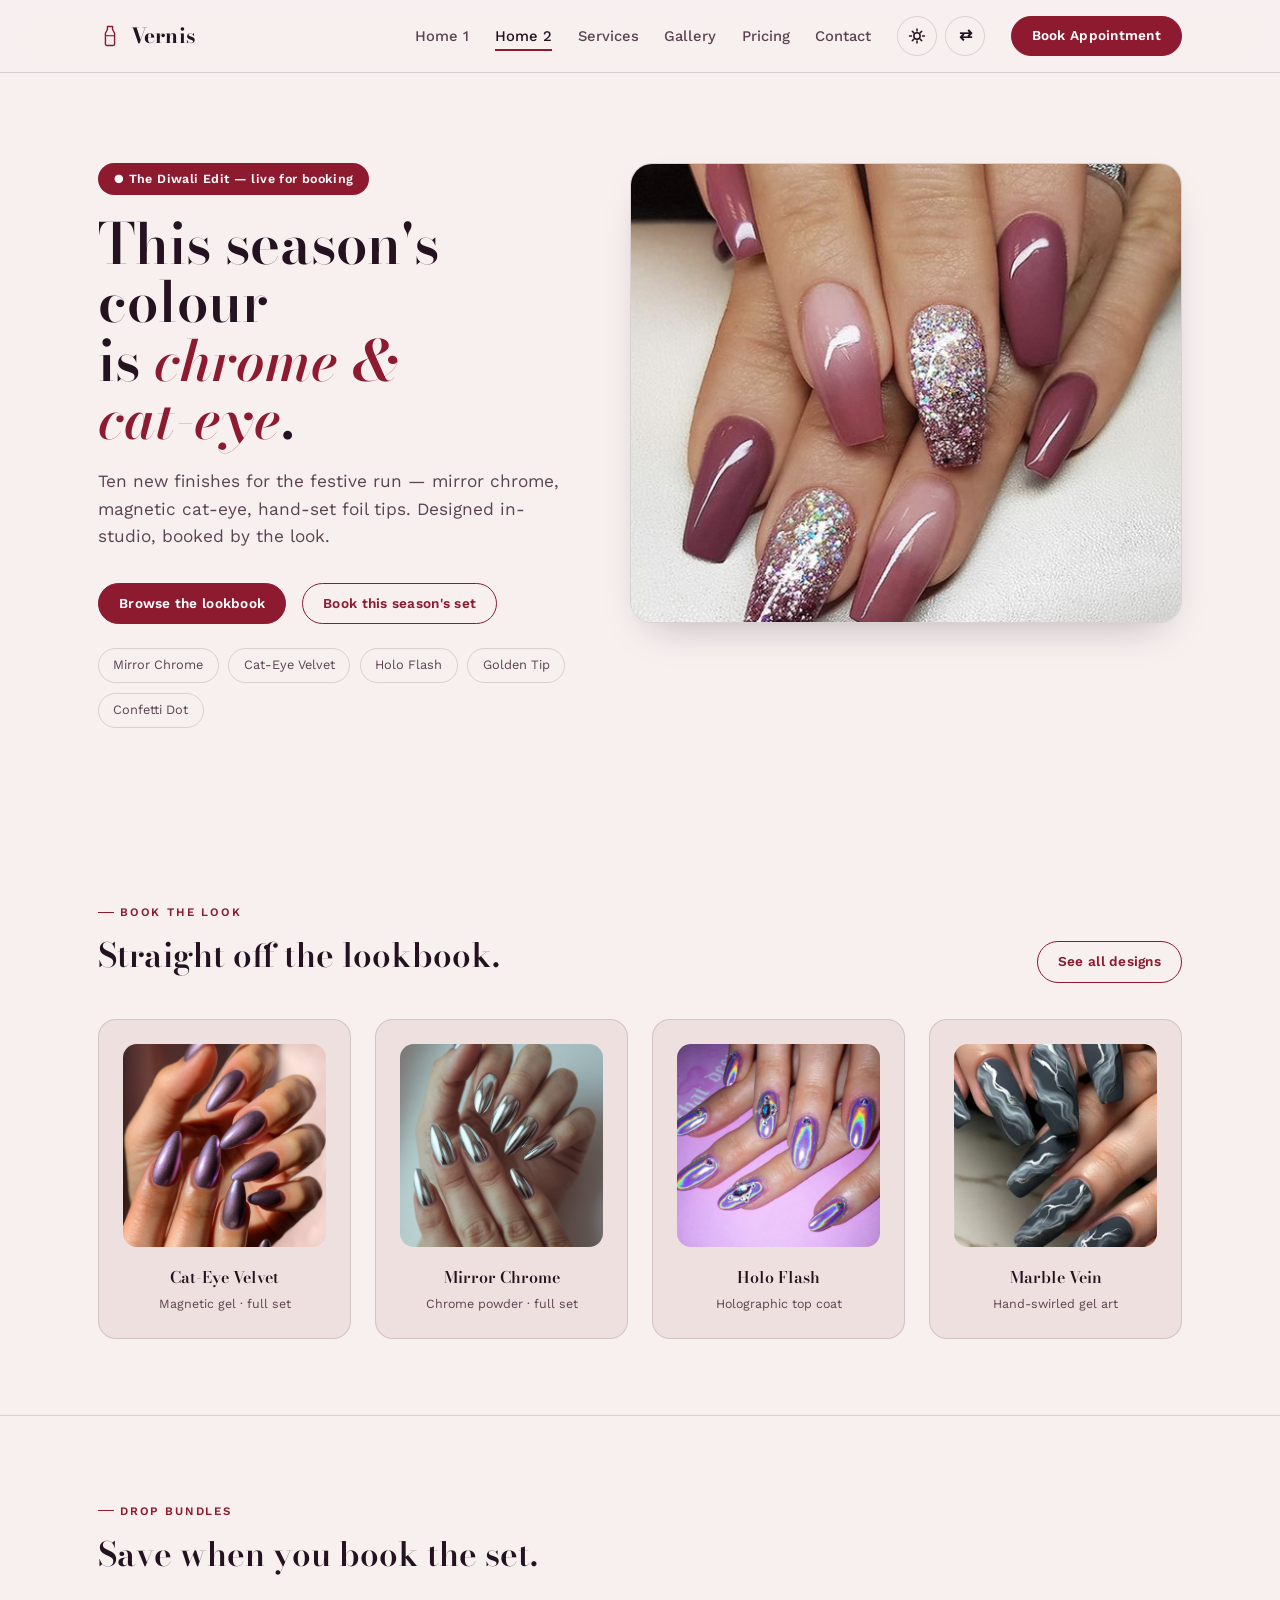
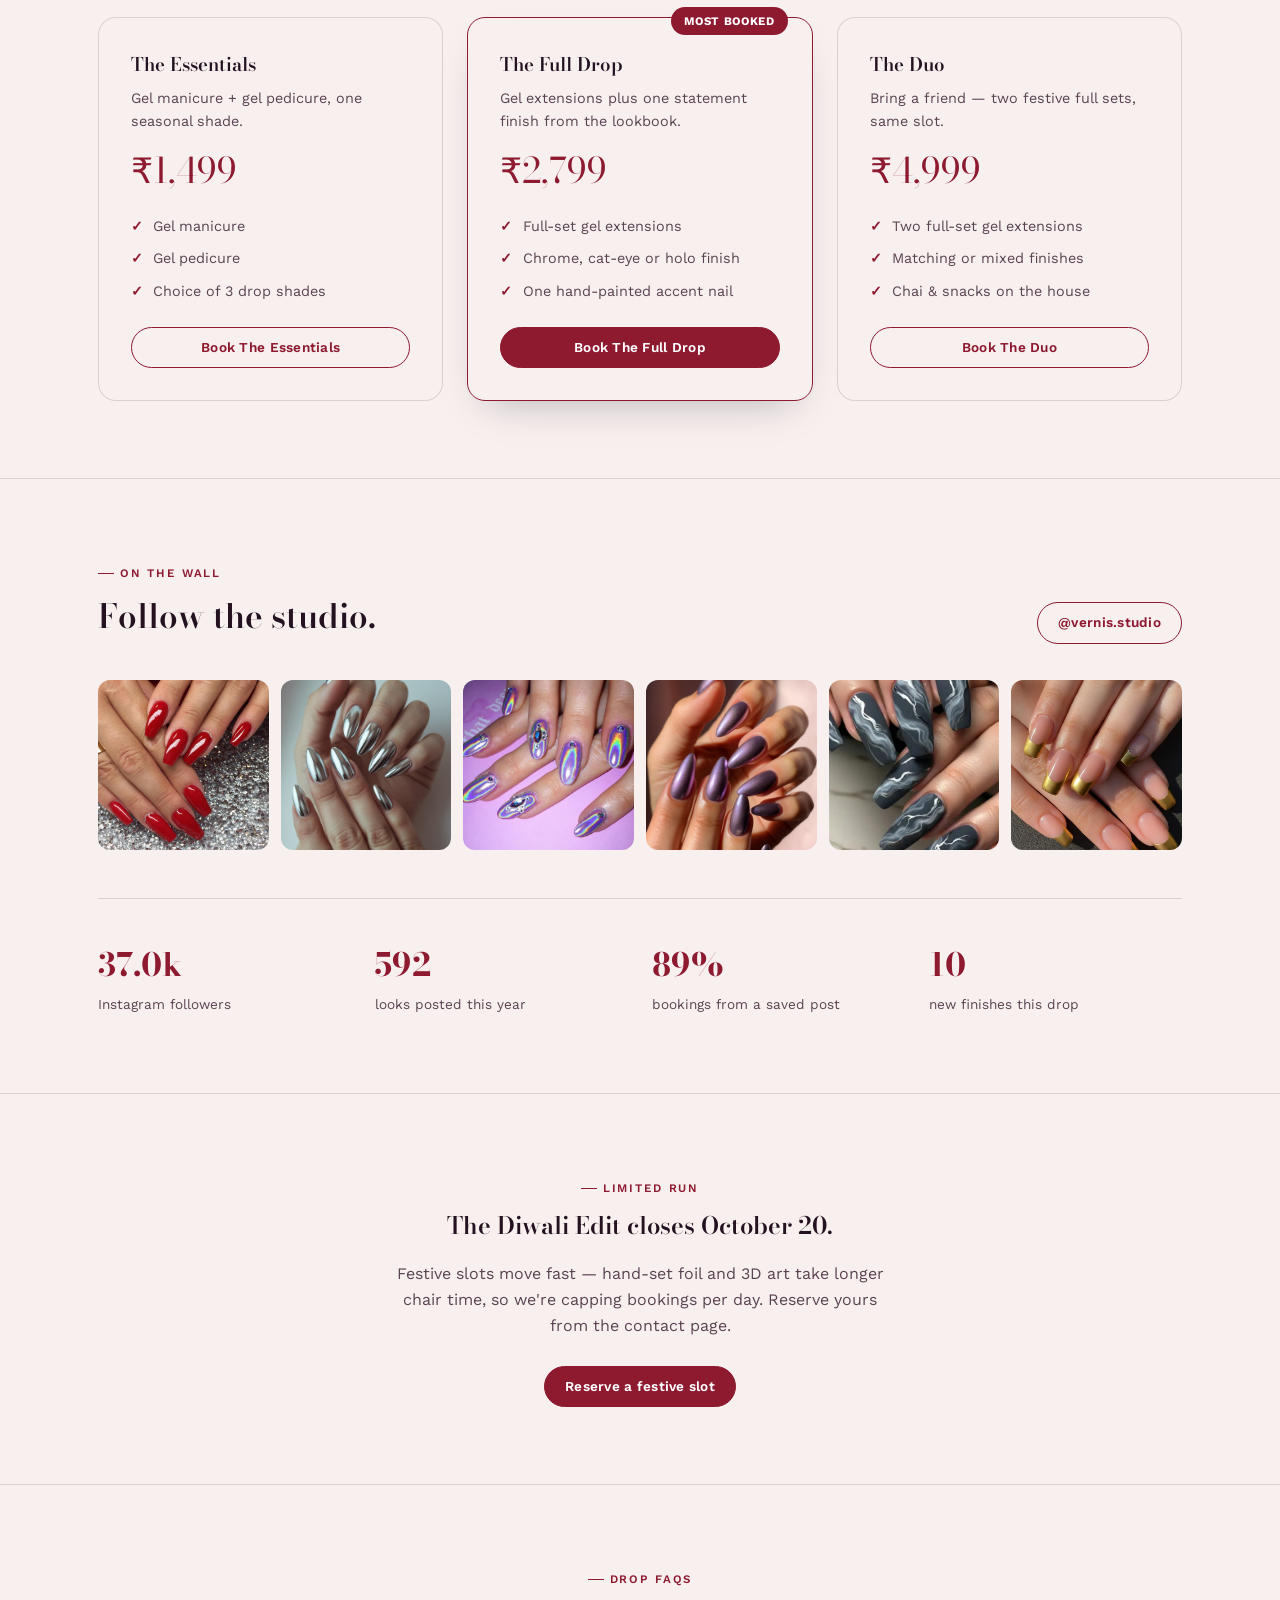
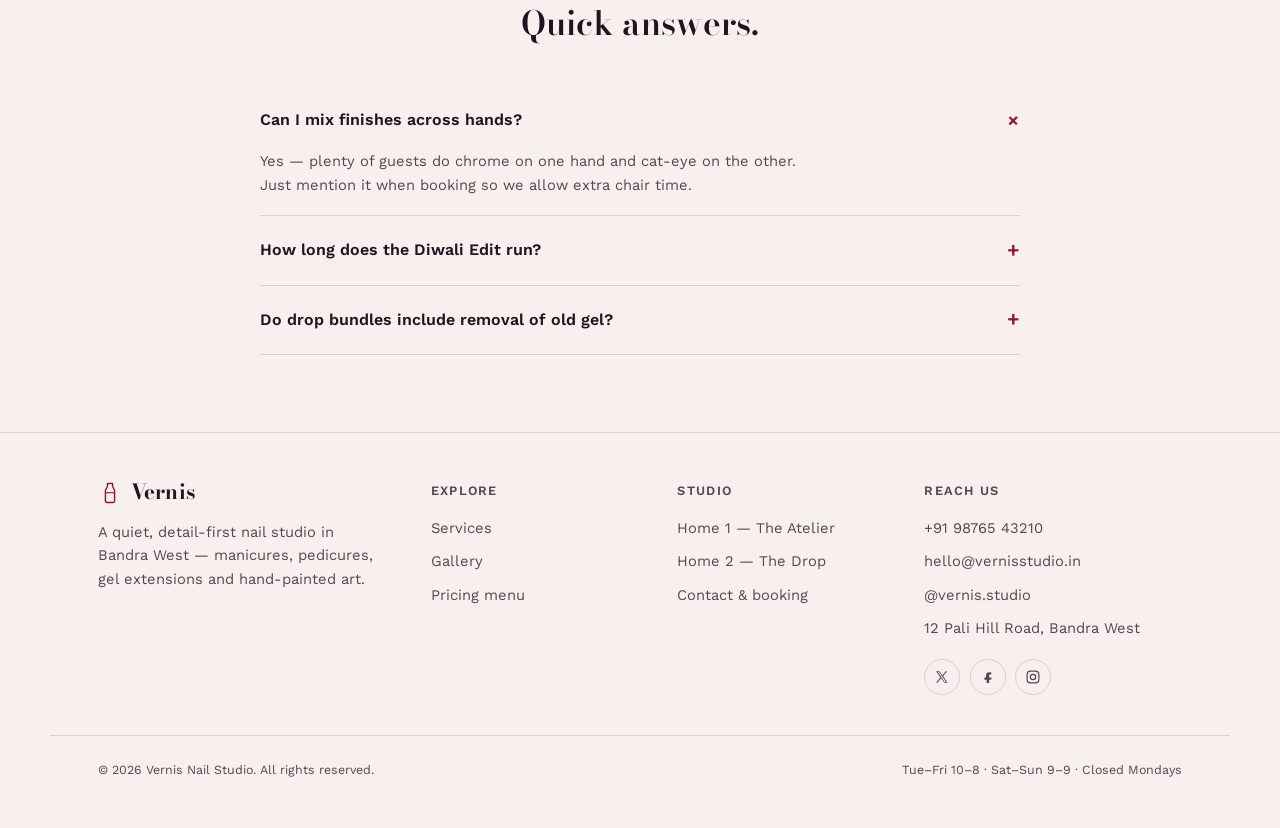
<file: home2.html>
<!DOCTYPE html>
<html lang="en">
<head>
<meta charset="UTF-8">
<script>(function(){try{var t=localStorage.getItem('vernis-theme');if(t==='light'||t==='dark')document.documentElement.setAttribute('data-theme',t);var d=localStorage.getItem('vernis-dir');if(d==='rtl')document.documentElement.setAttribute('dir','rtl');}catch(e){}})();</script>
<meta name="viewport" content="width=device-width, initial-scale=1.0">
<link rel="icon" type="image/svg+xml" href="assets/favicon.svg">
<link rel="icon" type="image/png" sizes="32x32" href="assets/favicon-32.png">
<link rel="icon" type="image/png" sizes="16x16" href="assets/favicon-16.png">
<link rel="apple-touch-icon" href="assets/apple-touch-icon.png">
<link rel="shortcut icon" href="assets/favicon.ico">
<title>The Diwali Edit — Vernis Nail Studio</title>
<meta name="description" content="This season’s nail art drop from Vernis — mirror chrome, cat-eye velvet and hand-set foil tips, live for booking.">
<link rel="stylesheet" href="https://fonts.googleapis.com/css2?family=Bodoni+Moda:ital,wght@0,400..900;1,400..900&family=Work+Sans:wght@400;500;600;700&display=swap">
<link rel="stylesheet" href="assets/style.css">
</head>
<body>
<header class="nav">
  <div class="container nav-row">
    <a href="index.html" class="brand"><svg class="brand-mark" viewBox="0 0 32 32" fill="none" aria-hidden="true"><path d="M12.6 3.4h6.8v3.9l2.7 5v14.2a2.1 2.1 0 0 1-2.1 2.1H12a2.1 2.1 0 0 1-2.1-2.1V12.3l2.7-5V3.4Z" stroke="currentColor" stroke-width="1.9" stroke-linejoin="round" stroke-linecap="round"></path><line x1="9.4" y1="15.6" x2="22.6" y2="15.6" stroke="currentColor" stroke-width="1.5"></line></svg><span>Vernis</span></a>
    <button class="nav-toggle" id="navToggle" aria-label="Toggle menu" aria-expanded="false"><span></span></button>
    <nav class="nav-links" id="navLinks">
      <a href="index.html" data-route="home1">Home 1</a>
      <a href="home2.html" data-route="home2" aria-current="page">Home 2</a>
      <a href="services.html" data-route="services">Services</a>
      <a href="gallery.html" data-route="gallery">Gallery</a>
      <a href="pricing.html" data-route="pricing">Pricing</a>
      <a href="contact.html" data-route="contact">Contact</a>
    <div class="nav-controls">
      <button class="icon-btn" id="themeToggle" type="button" aria-label="Toggle dark mode" title="Toggle dark mode" aria-pressed="false">
        <svg class="i-sun" viewBox="0 0 24 24" fill="none" stroke="currentColor" stroke-width="2" stroke-linecap="round" stroke-linejoin="round" aria-hidden="true"><circle cx="12" cy="12" r="4.2"></circle><path d="M12 2.6v2.6M12 18.8v2.6M4.6 12H2M22 12h-2.6M5.7 5.7l1.8 1.8M16.5 16.5l1.8 1.8M18.3 5.7l-1.8 1.8M7.5 16.5l-1.8 1.8"></path></svg>
        <svg class="i-moon" viewBox="0 0 24 24" fill="currentColor" aria-hidden="true"><path d="M20.4 14.7A8.6 8.6 0 1 1 9.3 3.6a7 7 0 0 0 11.1 11.1z"></path></svg>
      </button>
      <button class="icon-btn dir-btn" id="dirToggle" type="button" aria-label="Switch to right-to-left layout" title="Switch to right-to-left layout" aria-pressed="false">
        <span aria-hidden="true">&#8644;</span>
      </button>
    </div>
      <a href="contact.html" class="cta">Book Appointment</a>
    </nav>
  </div>
</header>

<main>
<div class="container hero">
      <div>
        <span class="badge-drop">● The Diwali Edit — live for booking</span>
        <h1>This season's colour<br>is <em>chrome &amp; cat&#8209;eye</em>.</h1>
        <p class="hero-sub">Ten new finishes for the festive run — mirror chrome, magnetic cat-eye, hand-set foil tips. Designed in-studio, booked by the look.</p>
        <div class="hero-actions">
          <a href="gallery.html" class="cta">Browse the lookbook</a>
          <a href="contact.html" class="cta ghost">Book this season's set</a>
        </div>
        <div class="tag-row">
          <span class="tag">Mirror Chrome</span>
          <span class="tag">Cat-Eye Velvet</span>
          <span class="tag">Holo Flash</span>
          <span class="tag">Golden Tip</span>
          <span class="tag">Confetti Dot</span>
        </div>
      </div>
      <div class="hero-visual" style="position:relative;width:100%;">
        <div class="frame hero-photo">
          <img src="images/home2-hero.png" alt="This season's chrome and cat-eye finishes on display" width="1200" height="1000" loading="eager">
        </div>
      </div>
    </div>

    <div class="block">
      <div class="container">
        <div class="section-head">
          <div>
            <span class="eyebrow">Book the look</span>
            <h2>Straight off the lookbook.</h2>
          </div>
          <a href="gallery.html" class="cta ghost">See all designs</a>
        </div>
        <div class="grid cols-4">
          <div class="gallery-card">
            <div class="photo"><img src="images/gallery-05-cateye-velvet.png" alt="Cat-Eye Velvet nail art finish" width="900" height="900" loading="lazy"></div>
            <h4>Cat-Eye Velvet</h4>
            <span class="tech">Magnetic gel · full set</span>
          </div>
          <div class="gallery-card">
            <div class="photo"><img src="images/gallery-04-mirror-chrome.png" alt="Mirror Chrome nail art finish" width="900" height="900" loading="lazy"></div>
            <h4>Mirror Chrome</h4>
            <span class="tech">Chrome powder · full set</span>
          </div>
          <div class="gallery-card">
            <div class="photo"><img src="images/gallery-09-holo-flash.png" alt="Holo Flash nail art finish" width="900" height="900" loading="lazy"></div>
            <h4>Holo Flash</h4>
            <span class="tech">Holographic top coat</span>
          </div>
          <div class="gallery-card">
            <div class="photo"><img src="images/gallery-07-marble-vein.png" alt="Marble Vein nail art finish" width="900" height="900" loading="lazy"></div>
            <h4>Marble Vein</h4>
            <span class="tech">Hand-swirled gel art</span>
          </div>
        </div>
      </div>
    </div>

    <div class="block">
      <div class="container">
        <div class="section-head">
          <div>
            <span class="eyebrow">Drop bundles</span>
            <h2>Save when you book the set.</h2>
          </div>
        </div>
        <div class="grid cols-3">
          <div class="package-card">
            <h3>The Essentials</h3>
            <p style="color:var(--ink-soft);font-size:.9rem;margin-top:.4rem;">Gel manicure + gel pedicure, one seasonal shade.</p>
            <div class="amount">₹1,499</div>
            <ul>
              <li>Gel manicure</li>
              <li>Gel pedicure</li>
              <li>Choice of 3 drop shades</li>
            </ul>
            <a href="contact.html" class="cta ghost" style="width:100%;justify-content:center;display:inline-flex;">Book The Essentials</a>
          </div>
          <div class="package-card featured">
            <span class="tag-best">Most booked</span>
            <h3>The Full Drop</h3>
            <p style="color:var(--ink-soft);font-size:.9rem;margin-top:.4rem;">Gel extensions plus one statement finish from the lookbook.</p>
            <div class="amount">₹2,799</div>
            <ul>
              <li>Full-set gel extensions</li>
              <li>Chrome, cat-eye or holo finish</li>
              <li>One hand-painted accent nail</li>
            </ul>
            <a href="contact.html" class="cta" style="width:100%;justify-content:center;display:inline-flex;">Book The Full Drop</a>
          </div>
          <div class="package-card">
            <h3>The Duo</h3>
            <p style="color:var(--ink-soft);font-size:.9rem;margin-top:.4rem;">Bring a friend — two festive full sets, same slot.</p>
            <div class="amount">₹4,999</div>
            <ul>
              <li>Two full-set gel extensions</li>
              <li>Matching or mixed finishes</li>
              <li>Chai &amp; snacks on the house</li>
            </ul>
            <a href="contact.html" class="cta ghost" style="width:100%;justify-content:center;display:inline-flex;">Book The Duo</a>
          </div>
        </div>
      </div>
    </div>

    <div class="block">
      <div class="container">
        <div class="section-head">
          <div>
            <span class="eyebrow">On the wall</span>
            <h2>Follow the studio.</h2>
          </div>
          <a href="https://instagram.com" class="cta ghost">@vernis.studio</a>
        </div>
        <div class="insta-strip">
          <div class="insta-tile"><img src="images/gallery-01-rosso-classic.png" alt="Rosso Classic on Instagram" loading="lazy"></div>
          <div class="insta-tile"><img src="images/gallery-04-mirror-chrome.png" alt="Mirror Chrome on Instagram" loading="lazy"></div>
          <div class="insta-tile"><img src="images/gallery-09-holo-flash.png" alt="Holo Flash on Instagram" loading="lazy"></div>
          <div class="insta-tile"><img src="images/gallery-05-cateye-velvet.png" alt="Cat-Eye Velvet on Instagram" loading="lazy"></div>
          <div class="insta-tile"><img src="images/gallery-07-marble-vein.png" alt="Marble Vein on Instagram" loading="lazy"></div>
          <div class="insta-tile"><img src="images/gallery-10-golden-tip.png" alt="Golden Tip on Instagram" loading="lazy"></div>
        </div>
        <div class="stat-row">
          <div class="stat"><b>38.2k</b><span>Instagram followers</span></div>
          <div class="stat"><b>612</b><span>looks posted this year</span></div>
          <div class="stat"><b>92%</b><span>bookings from a saved post</span></div>
          <div class="stat"><b>10</b><span>new finishes this drop</span></div>
        </div>
      </div>
    </div>

    <div class="block">
      <div class="container" style="text-align:center;">
        <span class="eyebrow" style="justify-content:center;">Limited run</span>
        <h2 style="margin-top:.6rem;">The Diwali Edit closes October 20.</h2>
        <p style="color:var(--ink-soft);max-width:50ch;margin:1rem auto 0;">Festive slots move fast — hand-set foil and 3D art take longer chair time, so we're capping bookings per day. Reserve yours from the contact page.</p>
        <a href="contact.html" class="cta" style="margin-top:1.75rem;display:inline-flex;">Reserve a festive slot</a>
      </div>
    </div>

    <div class="block">
      <div class="container">
        <div class="section-head" style="justify-content:center;text-align:center;">
          <div>
            <span class="eyebrow" style="justify-content:center;">Drop FAQs</span>
            <h2>Quick answers.</h2>
          </div>
        </div>
        <div class="faq" style="margin-inline:auto;">
          <details class="faq-item" open>
            <summary>Can I mix finishes across hands?</summary>
            <p>Yes — plenty of guests do chrome on one hand and cat-eye on the other. Just mention it when booking so we allow extra chair time.</p>
          </details>
          <details class="faq-item">
            <summary>How long does the Diwali Edit run?</summary>
            <p>Booking is open now through October 20. After that, drop finishes return to standard nail-art pricing on the menu.</p>
          </details>
          <details class="faq-item">
            <summary>Do drop bundles include removal of old gel?</summary>
            <p>Soak-off of existing gel or extensions is included at no extra charge as part of any full-set booking.</p>
          </details>
        </div>
      </div>
    </div>
</main>

<footer>
  <div class="container foot-grid">
    <div>
      <a href="index.html" class="brand"><svg class="brand-mark" viewBox="0 0 32 32" fill="none" aria-hidden="true"><path d="M12.6 3.4h6.8v3.9l2.7 5v14.2a2.1 2.1 0 0 1-2.1 2.1H12a2.1 2.1 0 0 1-2.1-2.1V12.3l2.7-5V3.4Z" stroke="currentColor" stroke-width="1.9" stroke-linejoin="round" stroke-linecap="round"></path><line x1="9.4" y1="15.6" x2="22.6" y2="15.6" stroke="currentColor" stroke-width="1.5"></line></svg><span>Vernis</span></a>
      <p style="margin-top:1rem;color:var(--ink-soft);font-size:.92rem;max-width:32ch;">A quiet, detail-first nail studio in Bandra West — manicures, pedicures, gel extensions and hand-painted art.</p>
    </div>
    <div>
      <h4>Explore</h4>
      <ul class="foot-links">
        <li><a href="services.html">Services</a></li>
        <li><a href="gallery.html">Gallery</a></li>
        <li><a href="pricing.html">Pricing menu</a></li>
      </ul>
    </div>
    <div>
      <h4>Studio</h4>
      <ul class="foot-links">
        <li><a href="index.html">Home 1 — The Atelier</a></li>
        <li><a href="home2.html">Home 2 — The Drop</a></li>
        <li><a href="contact.html">Contact &amp; booking</a></li>
      </ul>
    </div>
    <div>
      <h4>Reach us</h4>
      <ul class="foot-links">
        <li>+91 98765 43210</li>
        <li>hello@vernisstudio.in</li>
        <li>@vernis.studio</li>
        <li>12 Pali Hill Road, Bandra West</li>
      </ul>
      <div class="social-row">
        <a href="https://x.com" class="social-btn" aria-label="X (Twitter)" target="_blank" rel="noopener">
          <svg viewBox="0 0 24 24" fill="currentColor" aria-hidden="true"><path d="M13.63 10.5 19.7 3.5h-1.98l-5.24 6.05L8.02 3.5H3.2l6.35 9.26L3.2 20.5h1.98l5.6-6.47 4.7 6.47h4.82l-6.67-9.99Zm-1.98 2.29-.65-.92L5.7 4.9h2.1l4.15 5.86.65.92 5.5 7.77h-2.1l-4.35-6.16Z"></path></svg>
        </a>
        <a href="https://facebook.com" class="social-btn" aria-label="Facebook" target="_blank" rel="noopener">
          <svg viewBox="0 0 24 24" fill="currentColor" aria-hidden="true"><path d="M14.8 8.4h2V5.1c-.35-.05-1.55-.15-2.95-.15-2.92 0-4.92 1.78-4.92 5.06v2.6H6.6v3.7h3.33V21h3.72v-4.69h3.18l.5-3.7h-3.68v-2.24c0-1.07.29-1.97 1.13-1.97Z"></path></svg>
        </a>
        <a href="https://instagram.com" class="social-btn" aria-label="Instagram" target="_blank" rel="noopener">
          <svg viewBox="0 0 24 24" fill="none" stroke="currentColor" stroke-width="1.8" stroke-linecap="round" stroke-linejoin="round" aria-hidden="true"><rect x="3.2" y="3.2" width="17.6" height="17.6" rx="5"></rect><circle cx="12" cy="12" r="4"></circle><circle cx="17.1" cy="6.9" r=".6" fill="currentColor" stroke="none"></circle></svg>
        </a>
      </div>
    </div>
  </div>
  <div class="container foot-bottom">
    <span>© 2026 Vernis Nail Studio. All rights reserved.</span>
    <span>Tue–Fri 10–8 · Sat–Sun 9–9 · Closed Mondays</span>
  </div>
</footer>

<script src="assets/script.js"></script>
</body>
</html>
</file>
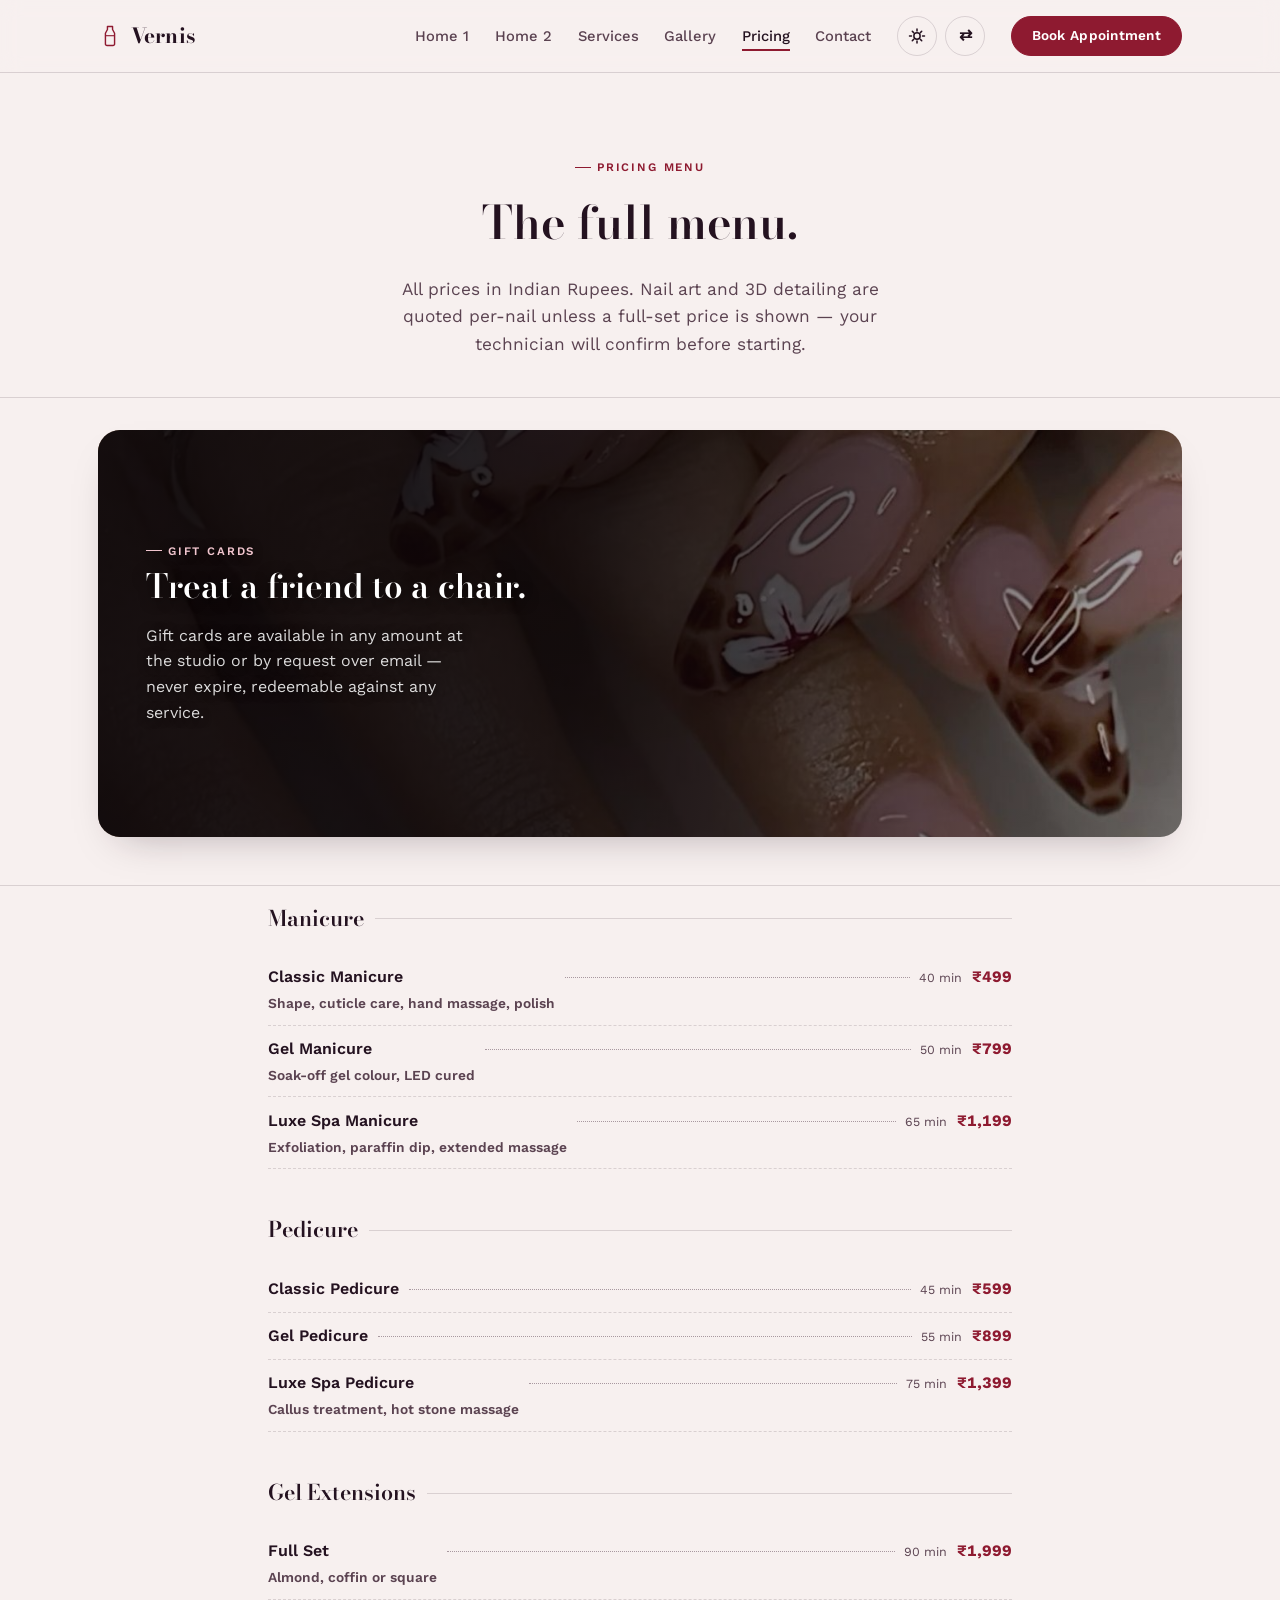
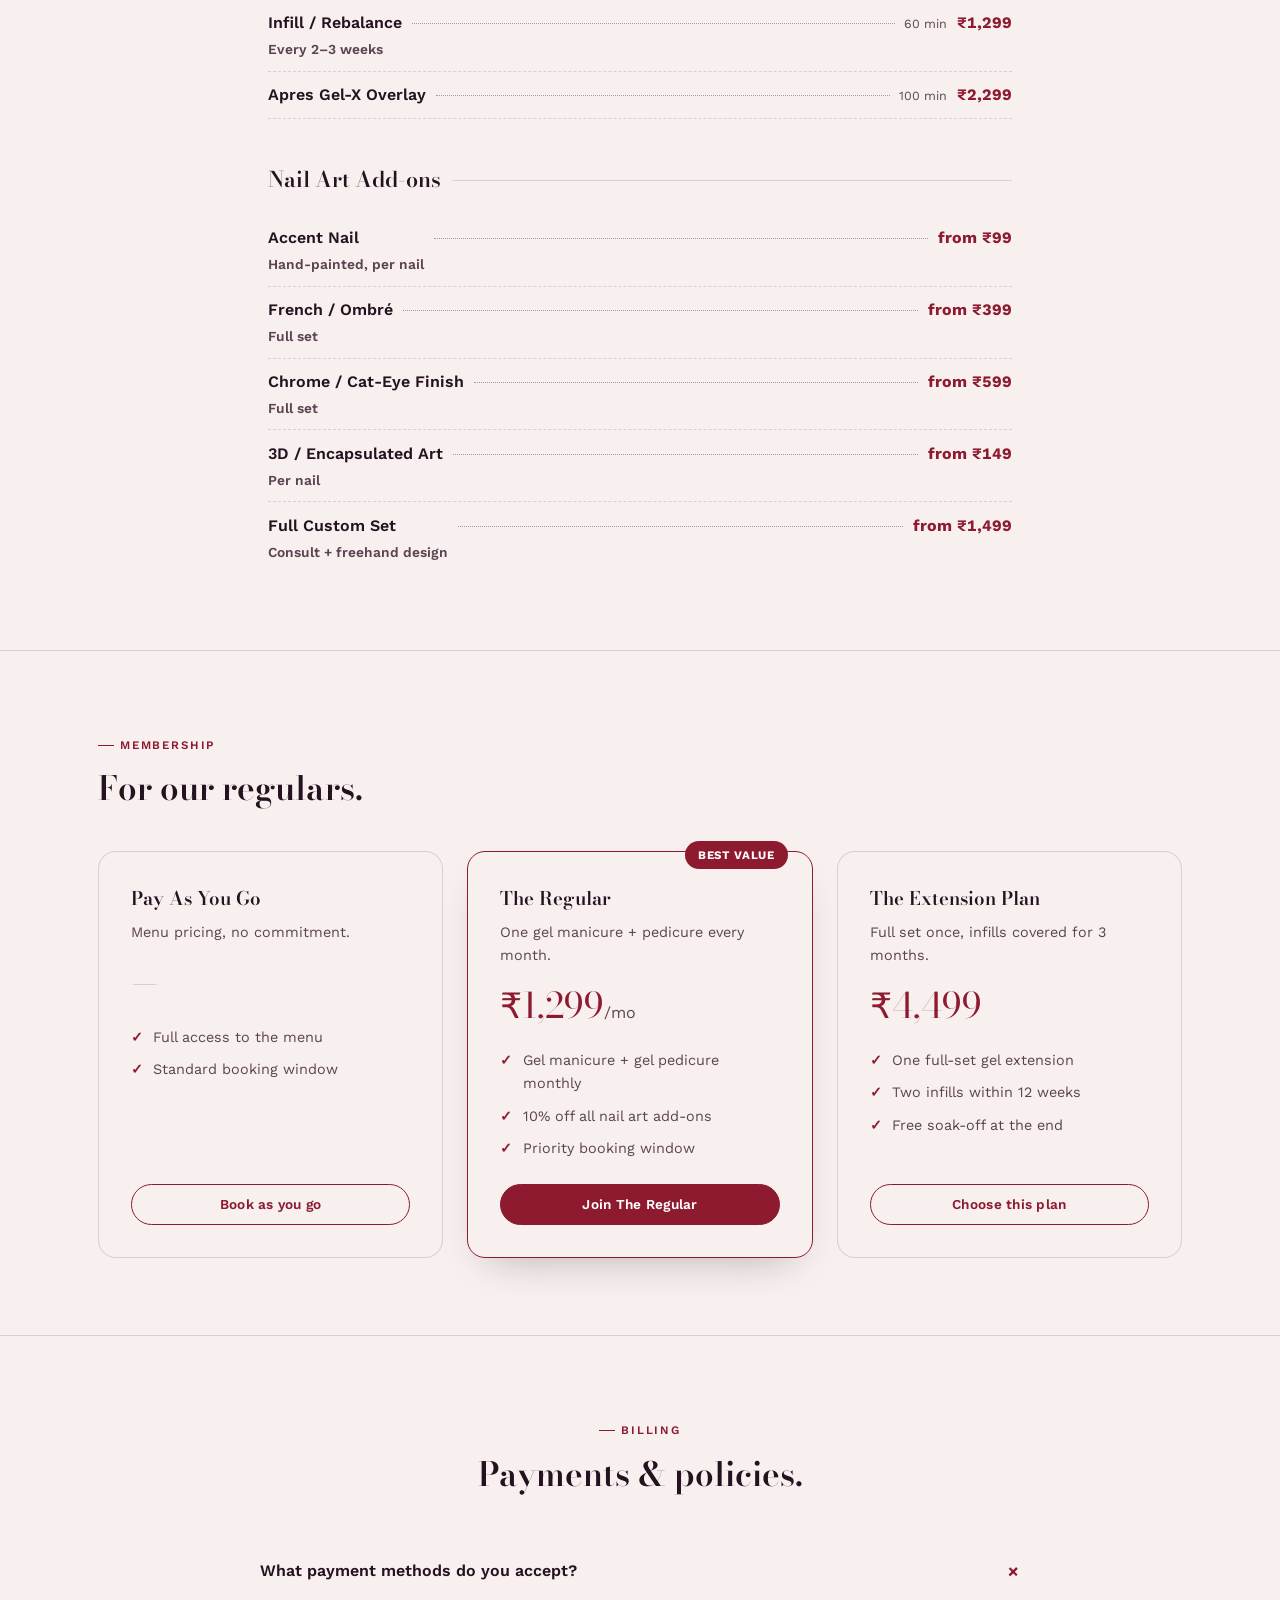
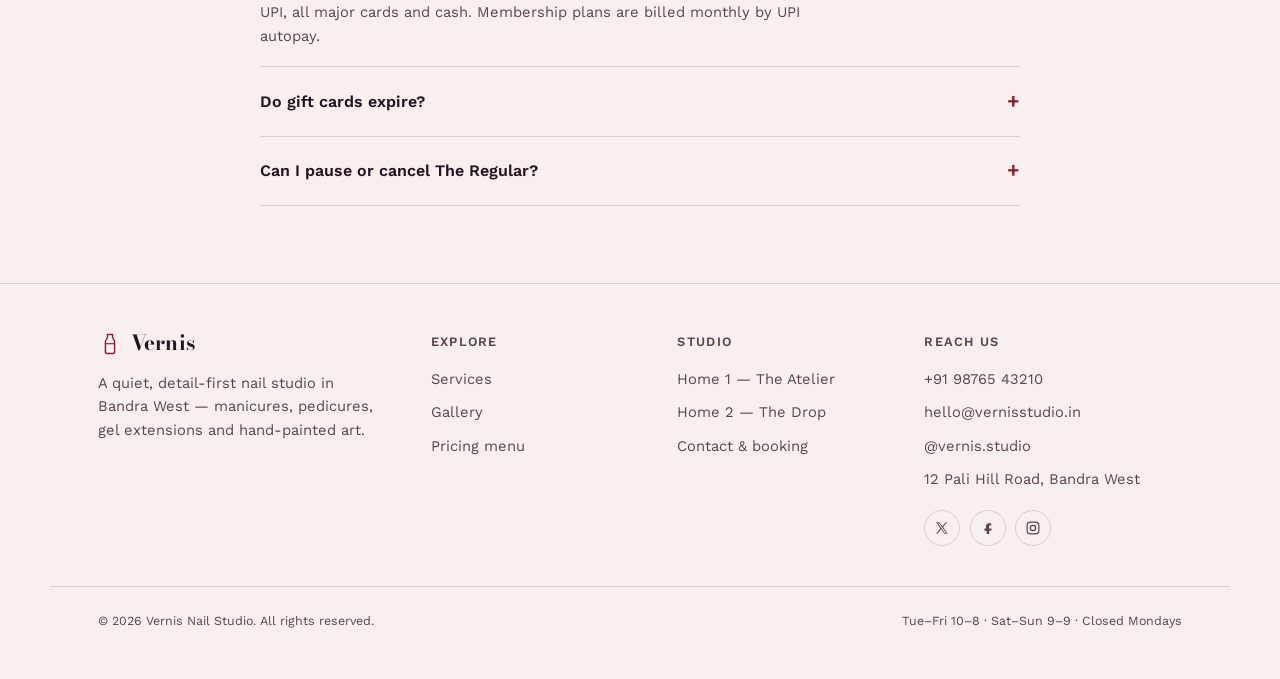
<file: pricing.html>
<!DOCTYPE html>
<html lang="en">
<head>
<meta charset="UTF-8">
<script>(function(){try{var t=localStorage.getItem('vernis-theme');if(t==='light'||t==='dark')document.documentElement.setAttribute('data-theme',t);var d=localStorage.getItem('vernis-dir');if(d==='rtl')document.documentElement.setAttribute('dir','rtl');}catch(e){}})();</script>
<meta name="viewport" content="width=device-width, initial-scale=1.0">
<link rel="icon" type="image/svg+xml" href="assets/favicon.svg">
<link rel="icon" type="image/png" sizes="32x32" href="assets/favicon-32.png">
<link rel="icon" type="image/png" sizes="16x16" href="assets/favicon-16.png">
<link rel="apple-touch-icon" href="assets/apple-touch-icon.png">
<link rel="shortcut icon" href="assets/favicon.ico">
<title>Pricing Menu — Vernis Nail Studio</title>
<meta name="description" content="Full pricing menu for manicure, pedicure, gel extensions and nail art add-ons at Vernis Nail Studio.">
<link rel="stylesheet" href="https://fonts.googleapis.com/css2?family=Bodoni+Moda:ital,wght@0,400..900;1,400..900&family=Work+Sans:wght@400;500;600;700&display=swap">
<link rel="stylesheet" href="assets/style.css">
</head>
<body>
<header class="nav">
  <div class="container nav-row">
    <a href="index.html" class="brand"><svg class="brand-mark" viewBox="0 0 32 32" fill="none" aria-hidden="true"><path d="M12.6 3.4h6.8v3.9l2.7 5v14.2a2.1 2.1 0 0 1-2.1 2.1H12a2.1 2.1 0 0 1-2.1-2.1V12.3l2.7-5V3.4Z" stroke="currentColor" stroke-width="1.9" stroke-linejoin="round" stroke-linecap="round"></path><line x1="9.4" y1="15.6" x2="22.6" y2="15.6" stroke="currentColor" stroke-width="1.5"></line></svg><span>Vernis</span></a>
    <button class="nav-toggle" id="navToggle" aria-label="Toggle menu" aria-expanded="false"><span></span></button>
    <nav class="nav-links" id="navLinks">
      <a href="index.html" data-route="home1">Home 1</a>
      <a href="home2.html" data-route="home2">Home 2</a>
      <a href="services.html" data-route="services">Services</a>
      <a href="gallery.html" data-route="gallery">Gallery</a>
      <a href="pricing.html" data-route="pricing" aria-current="page">Pricing</a>
      <a href="contact.html" data-route="contact">Contact</a>
    <div class="nav-controls">
      <button class="icon-btn" id="themeToggle" type="button" aria-label="Toggle dark mode" title="Toggle dark mode" aria-pressed="false">
        <svg class="i-sun" viewBox="0 0 24 24" fill="none" stroke="currentColor" stroke-width="2" stroke-linecap="round" stroke-linejoin="round" aria-hidden="true"><circle cx="12" cy="12" r="4.2"></circle><path d="M12 2.6v2.6M12 18.8v2.6M4.6 12H2M22 12h-2.6M5.7 5.7l1.8 1.8M16.5 16.5l1.8 1.8M18.3 5.7l-1.8 1.8M7.5 16.5l-1.8 1.8"></path></svg>
        <svg class="i-moon" viewBox="0 0 24 24" fill="currentColor" aria-hidden="true"><path d="M20.4 14.7A8.6 8.6 0 1 1 9.3 3.6a7 7 0 0 0 11.1 11.1z"></path></svg>
      </button>
      <button class="icon-btn dir-btn" id="dirToggle" type="button" aria-label="Switch to right-to-left layout" title="Switch to right-to-left layout" aria-pressed="false">
        <span aria-hidden="true">&#8644;</span>
      </button>
    </div>
      <a href="contact.html" class="cta">Book Appointment</a>
    </nav>
  </div>
</header>

<main>
<div class="block" style="padding-bottom:clamp(1.5rem,3vw,2.5rem);">
      <div class="container" style="text-align:center;">
        <span class="eyebrow" style="justify-content:center;">Pricing Menu</span>
        <h1 style="font-size:clamp(2.2rem,3.6vw,3.2rem);margin-top:.6rem;">The full menu.</h1>
        <p class="hero-sub" style="margin:1rem auto 0;">All prices in Indian Rupees. Nail art and 3D detailing are quoted per-nail unless a full-set price is shown — your technician will confirm before starting.</p>
      </div>
    </div>

    <div class="block" style="padding-block:clamp(1.25rem,2.5vw,2rem) clamp(2rem,4vw,3rem);">
      <div class="container">
        <div class="banner-photo" style="aspect-ratio:16/6;">
          <img src="images/pricing-banner.png" alt="Vernis Nail Studio treatment room" loading="eager">
          <div class="banner-copy" style="background:linear-gradient(100deg, rgba(10,5,8,.92) 0%, rgba(10,5,8,.86) 45%, rgba(10,5,8,.55) 75%, rgba(10,5,8,.3) 100%);">
            <span class="eyebrow" style="text-shadow:0 1px 10px rgba(0,0,0,.6);">Gift cards</span>
            <h2 style="text-shadow:0 2px 14px rgba(0,0,0,.7);">Treat a friend to a chair.</h2>
            <p style="text-shadow:0 1px 10px rgba(0,0,0,.6);">Gift cards are available in any amount at the studio or by request over email — never expire, redeemable against any service.</p>
          </div>
        </div>
      </div>
    </div>

    <div class="block" style="padding-top:1rem;">
      <div class="container" style="max-width:840px;">
        <div class="menu-cat">
          <h3>Manicure</h3>
          <div class="menu-row"><span class="name">Classic Manicure<span class="desc">Shape, cuticle care, hand massage, polish</span></span><span class="leader"></span><span class="dur">40 min</span><span class="price">₹499</span></div>
          <div class="menu-row"><span class="name">Gel Manicure<span class="desc">Soak-off gel colour, LED cured</span></span><span class="leader"></span><span class="dur">50 min</span><span class="price">₹799</span></div>
          <div class="menu-row"><span class="name">Luxe Spa Manicure<span class="desc">Exfoliation, paraffin dip, extended massage</span></span><span class="leader"></span><span class="dur">65 min</span><span class="price">₹1,199</span></div>
        </div>

        <div class="menu-cat">
          <h3>Pedicure</h3>
          <div class="menu-row"><span class="name">Classic Pedicure</span><span class="leader"></span><span class="dur">45 min</span><span class="price">₹599</span></div>
          <div class="menu-row"><span class="name">Gel Pedicure</span><span class="leader"></span><span class="dur">55 min</span><span class="price">₹899</span></div>
          <div class="menu-row"><span class="name">Luxe Spa Pedicure<span class="desc">Callus treatment, hot stone massage</span></span><span class="leader"></span><span class="dur">75 min</span><span class="price">₹1,399</span></div>
        </div>

        <div class="menu-cat">
          <h3>Gel Extensions</h3>
          <div class="menu-row"><span class="name">Full Set<span class="desc">Almond, coffin or square</span></span><span class="leader"></span><span class="dur">90 min</span><span class="price">₹1,999</span></div>
          <div class="menu-row"><span class="name">Infill / Rebalance<span class="desc">Every 2–3 weeks</span></span><span class="leader"></span><span class="dur">60 min</span><span class="price">₹1,299</span></div>
          <div class="menu-row"><span class="name">Apres Gel-X Overlay</span><span class="leader"></span><span class="dur">100 min</span><span class="price">₹2,299</span></div>
        </div>

        <div class="menu-cat" style="margin-bottom:0;">
          <h3>Nail Art Add-ons</h3>
          <div class="menu-row"><span class="name">Accent Nail<span class="desc">Hand-painted, per nail</span></span><span class="leader"></span><span class="price">from ₹99</span></div>
          <div class="menu-row"><span class="name">French / Ombré<span class="desc">Full set</span></span><span class="leader"></span><span class="price">from ₹399</span></div>
          <div class="menu-row"><span class="name">Chrome / Cat-Eye Finish<span class="desc">Full set</span></span><span class="leader"></span><span class="price">from ₹599</span></div>
          <div class="menu-row"><span class="name">3D / Encapsulated Art<span class="desc">Per nail</span></span><span class="leader"></span><span class="price">from ₹149</span></div>
          <div class="menu-row" style="border-bottom:none;"><span class="name">Full Custom Set<span class="desc">Consult + freehand design</span></span><span class="leader"></span><span class="price">from ₹1,499</span></div>
        </div>
      </div>
    </div>

    <div class="block">
      <div class="container">
        <div class="section-head">
          <div>
            <span class="eyebrow">Membership</span>
            <h2>For our regulars.</h2>
          </div>
        </div>
        <div class="grid cols-3">
          <div class="package-card">
            <h3>Pay As You Go</h3>
            <p style="color:var(--ink-soft);font-size:.9rem;margin-top:.4rem;">Menu pricing, no commitment.</p>
            <div class="amount">—</div>
            <ul>
              <li>Full access to the menu</li>
              <li>Standard booking window</li>
            </ul>
            <a href="contact.html" class="cta ghost" style="width:100%;justify-content:center;display:inline-flex;">Book as you go</a>
          </div>
          <div class="package-card featured">
            <span class="tag-best">Best value</span>
            <h3>The Regular</h3>
            <p style="color:var(--ink-soft);font-size:.9rem;margin-top:.4rem;">One gel manicure + pedicure every month.</p>
            <div class="amount">₹1,299<span style="font-size:1rem;color:var(--ink-soft);font-family:var(--font-body);">/mo</span></div>
            <ul>
              <li>Gel manicure + gel pedicure monthly</li>
              <li>10% off all nail art add-ons</li>
              <li>Priority booking window</li>
            </ul>
            <a href="contact.html" class="cta" style="width:100%;justify-content:center;display:inline-flex;">Join The Regular</a>
          </div>
          <div class="package-card">
            <h3>The Extension Plan</h3>
            <p style="color:var(--ink-soft);font-size:.9rem;margin-top:.4rem;">Full set once, infills covered for 3 months.</p>
            <div class="amount">₹4,499</div>
            <ul>
              <li>One full-set gel extension</li>
              <li>Two infills within 12 weeks</li>
              <li>Free soak-off at the end</li>
            </ul>
            <a href="contact.html" class="cta ghost" style="width:100%;justify-content:center;display:inline-flex;">Choose this plan</a>
          </div>
        </div>
      </div>
    </div>

    <div class="block">
      <div class="container">
        <div class="section-head" style="justify-content:center;text-align:center;">
          <div>
            <span class="eyebrow" style="justify-content:center;">Billing</span>
            <h2>Payments &amp; policies.</h2>
          </div>
        </div>
        <div class="faq" style="margin-inline:auto;">
          <details class="faq-item" open>
            <summary>What payment methods do you accept?</summary>
            <p>UPI, all major cards and cash. Membership plans are billed monthly by UPI autopay.</p>
          </details>
          <details class="faq-item">
            <summary>Do gift cards expire?</summary>
            <p>No — Vernis gift cards never expire and can be used against any service or add-on on the menu.</p>
          </details>
          <details class="faq-item">
            <summary>Can I pause or cancel The Regular?</summary>
            <p>Yes, any time from your account page or by messaging the studio — no lock-in period.</p>
          </details>
        </div>
      </div>
    </div>
</main>

<footer>
  <div class="container foot-grid">
    <div>
      <a href="index.html" class="brand"><svg class="brand-mark" viewBox="0 0 32 32" fill="none" aria-hidden="true"><path d="M12.6 3.4h6.8v3.9l2.7 5v14.2a2.1 2.1 0 0 1-2.1 2.1H12a2.1 2.1 0 0 1-2.1-2.1V12.3l2.7-5V3.4Z" stroke="currentColor" stroke-width="1.9" stroke-linejoin="round" stroke-linecap="round"></path><line x1="9.4" y1="15.6" x2="22.6" y2="15.6" stroke="currentColor" stroke-width="1.5"></line></svg><span>Vernis</span></a>
      <p style="margin-top:1rem;color:var(--ink-soft);font-size:.92rem;max-width:32ch;">A quiet, detail-first nail studio in Bandra West — manicures, pedicures, gel extensions and hand-painted art.</p>
    </div>
    <div>
      <h4>Explore</h4>
      <ul class="foot-links">
        <li><a href="services.html">Services</a></li>
        <li><a href="gallery.html">Gallery</a></li>
        <li><a href="pricing.html">Pricing menu</a></li>
      </ul>
    </div>
    <div>
      <h4>Studio</h4>
      <ul class="foot-links">
        <li><a href="index.html">Home 1 — The Atelier</a></li>
        <li><a href="home2.html">Home 2 — The Drop</a></li>
        <li><a href="contact.html">Contact &amp; booking</a></li>
      </ul>
    </div>
    <div>
      <h4>Reach us</h4>
      <ul class="foot-links">
        <li>+91 98765 43210</li>
        <li>hello@vernisstudio.in</li>
        <li>@vernis.studio</li>
        <li>12 Pali Hill Road, Bandra West</li>
      </ul>
      <div class="social-row">
        <a href="https://x.com" class="social-btn" aria-label="X (Twitter)" target="_blank" rel="noopener">
          <svg viewBox="0 0 24 24" fill="currentColor" aria-hidden="true"><path d="M13.63 10.5 19.7 3.5h-1.98l-5.24 6.05L8.02 3.5H3.2l6.35 9.26L3.2 20.5h1.98l5.6-6.47 4.7 6.47h4.82l-6.67-9.99Zm-1.98 2.29-.65-.92L5.7 4.9h2.1l4.15 5.86.65.92 5.5 7.77h-2.1l-4.35-6.16Z"></path></svg>
        </a>
        <a href="https://facebook.com" class="social-btn" aria-label="Facebook" target="_blank" rel="noopener">
          <svg viewBox="0 0 24 24" fill="currentColor" aria-hidden="true"><path d="M14.8 8.4h2V5.1c-.35-.05-1.55-.15-2.95-.15-2.92 0-4.92 1.78-4.92 5.06v2.6H6.6v3.7h3.33V21h3.72v-4.69h3.18l.5-3.7h-3.68v-2.24c0-1.07.29-1.97 1.13-1.97Z"></path></svg>
        </a>
        <a href="https://instagram.com" class="social-btn" aria-label="Instagram" target="_blank" rel="noopener">
          <svg viewBox="0 0 24 24" fill="none" stroke="currentColor" stroke-width="1.8" stroke-linecap="round" stroke-linejoin="round" aria-hidden="true"><rect x="3.2" y="3.2" width="17.6" height="17.6" rx="5"></rect><circle cx="12" cy="12" r="4"></circle><circle cx="17.1" cy="6.9" r=".6" fill="currentColor" stroke="none"></circle></svg>
        </a>
      </div>
    </div>
  </div>
  <div class="container foot-bottom">
    <span>© 2026 Vernis Nail Studio. All rights reserved.</span>
    <span>Tue–Fri 10–8 · Sat–Sun 9–9 · Closed Mondays</span>
  </div>
</footer>

<script src="assets/script.js"></script>
</body>
</html>
</file>
<file: assets/style.css>
:root{
    --ink:#241220;
    --ink-soft:#5B4351;
    --porcelain:#F7F0EF;
    --shell:#EEE0DF;
    --shell-2:#E3CFCE;
    --lacquer:#8E1A30;
    --lacquer-deep:#63101F;
    --bloom:#E85A4A;
    --gold:#A9813F;
    --chrome-a:#DBD9E4;
    --chrome-b:#9A9BB0;
    --line:rgba(36,18,32,.14);
    --shadow:0 18px 40px -22px rgba(36,18,32,.35);

    --font-display:'Bodoni Moda', Georgia, 'Times New Roman', serif;
    --font-body:'Work Sans', -apple-system, 'Segoe UI', sans-serif;
  }
  @media (prefers-color-scheme: dark){
    :root:not([data-theme="light"]){
      --ink:#F5EAE7;
      --ink-soft:#D3B9C4;
      --porcelain:#1B1015;
      --shell:#2A1820;
      --shell-2:#33202A;
      --lacquer:#E2536B;
      --lacquer-deep:#B23A50;
      --bloom:#FF8A76;
      --gold:#D3B676;
      --chrome-a:#4A4656;
      --chrome-b:#716C82;
      --line:rgba(245,234,231,.16);
      --shadow:0 18px 44px -20px rgba(0,0,0,.6);
    }
  }
  :root[data-theme="dark"]{
    --ink:#F5EAE7;
    --ink-soft:#D3B9C4;
    --porcelain:#1B1015;
    --shell:#2A1820;
    --shell-2:#33202A;
    --lacquer:#E2536B;
    --lacquer-deep:#B23A50;
    --bloom:#FF8A76;
    --gold:#D3B676;
    --chrome-a:#4A4656;
    --chrome-b:#716C82;
    --line:rgba(245,234,231,.16);
    --shadow:0 18px 44px -20px rgba(0,0,0,.6);
  }

  *{box-sizing:border-box;}
  html{scroll-behavior:smooth;}
  @media (prefers-reduced-motion:reduce){html{scroll-behavior:auto;}}
  @keyframes fadeUp{from{opacity:0;transform:translateY(22px);}to{opacity:1;transform:translateY(0);}}
  @keyframes scaleIn{from{opacity:0;transform:scale(.95);}to{opacity:1;transform:scale(1);}}
  @keyframes fadeIn{from{opacity:0;}to{opacity:1;}}
  body{
    margin:0;
    background:var(--porcelain);
    color:var(--ink);
    font-family:var(--font-body);
    font-size:16px;
    line-height:1.6;
    -webkit-font-smoothing:antialiased;
  }
  img{max-width:100%;display:block;}
  a{color:inherit;text-decoration:none;}
  h1,h2,h3,h4{font-family:var(--font-display);font-weight:600;margin:0;text-wrap:balance;color:var(--ink);}
  p{margin:0;}
  ul{margin:0;padding:0;list-style:none;}
  button{font-family:inherit;cursor:pointer;}
  @media (prefers-reduced-motion:reduce){
    *{animation-duration:.001ms !important;animation-iteration-count:1 !important;transition-duration:.001ms !important;}
  }
  :focus-visible{outline:2px solid var(--lacquer);outline-offset:3px;border-radius:2px;}

  .container{max-width:1180px;margin-inline:auto;padding-inline:clamp(1.25rem,4vw,3rem);}
  .eyebrow{
    font-size:.72rem;font-weight:600;letter-spacing:.16em;text-transform:uppercase;
    color:var(--lacquer);display:inline-flex;align-items:center;gap:.5em;
  }
  .eyebrow::before{content:"";width:1.4em;height:1px;background:var(--lacquer);display:inline-block;}

  /* ---------- Nav ---------- */
  .nav{
    position:sticky;top:0;z-index:50;
    background:color-mix(in srgb, var(--porcelain) 88%, transparent);
    backdrop-filter:blur(10px);
    border-bottom:1px solid var(--line);
    transition:box-shadow .3s ease;
  }
  .nav.scrolled{box-shadow:0 14px 32px -22px rgba(0,0,0,.4);}
  .nav-row{display:flex;align-items:center;gap:1rem;padding-block:1rem;min-height:40px;}
  .brand{display:flex;align-items:center;gap:.55rem;font-family:var(--font-display);font-size:1.3rem;line-height:1;font-weight:700;letter-spacing:.01em;margin-inline-end:auto;}
  .brand em{font-style:italic;color:var(--lacquer);}
  .brand-mark{width:24px;height:24px;flex:none;color:var(--lacquer);}
  .nav-links{display:flex;align-items:center;gap:clamp(1rem,2vw,2rem);}
  .nav-links a{
    display:inline-flex;align-items:center;line-height:1;
    font-size:.92rem;font-weight:500;color:var(--ink-soft);padding:.35rem 0;position:relative;white-space:nowrap;
  }
  .nav-links a::after{
    content:"";position:absolute;left:0;right:0;bottom:-2px;height:2px;background:var(--lacquer);
    transform:scaleX(0);transform-origin:left;transition:transform .2s ease;
  }
  .nav-links a:hover::after,.nav-links a[aria-current="page"]::after{transform:scaleX(1);}
  .nav-links a[aria-current="page"]{color:var(--ink);}
  .cta{
    display:inline-flex;align-items:center;justify-content:center;line-height:1;
    background:var(--lacquer);color:#fff;padding:.8rem 1.25rem;border-radius:999px;
    font-size:.85rem;font-weight:600;letter-spacing:.02em;border:1px solid var(--lacquer);
    transition:background .18s ease, transform .18s ease;
  }
  .cta:hover{background:var(--lacquer-deep);transform:translateY(-1px);}
  .cta:active{transform:translateY(0) scale(.97);}
  .cta.ghost{background:transparent;color:var(--lacquer);}
  .cta.ghost:hover{background:var(--lacquer);color:#fff;}
  .nav-links a.cta{color:#fff;height:40px;padding:0 1.25rem;font-size:.85rem;font-weight:600;line-height:1;box-sizing:border-box;}
  .nav-links a.cta:hover{color:#fff;}
  /* ---------- Theme + direction controls ---------- */
  .nav-controls{display:flex;align-items:center;gap:.5rem;}
  .icon-btn{
    display:flex;align-items:center;justify-content:center;flex:none;
    width:40px;height:40px;border-radius:50%;border:1px solid var(--line);
    background:transparent;color:var(--ink);cursor:pointer;
    transition:background .18s ease,border-color .18s ease,color .18s ease;
  }
  .icon-btn:hover{background:var(--shell);border-color:var(--lacquer);color:var(--lacquer);}
  .icon-btn svg{width:18px;height:18px;transition:transform .4s cubic-bezier(.34,1.56,.64,1);}
  .icon-btn:hover svg{transform:rotate(16deg) scale(1.08);}
  .icon-btn .i-moon{display:none;}
  :root[data-theme="dark"] .icon-btn .i-sun{display:none;}
  :root[data-theme="dark"] .icon-btn .i-moon{display:block;}
  @media (prefers-color-scheme: dark){
    :root:not([data-theme="light"]) .icon-btn .i-sun{display:none;}
    :root:not([data-theme="light"]) .icon-btn .i-moon{display:block;}
  }
  .dir-btn{font-family:var(--font-body);font-weight:700;font-size:1rem;line-height:1;}
  .dir-btn span{display:inline-block;transform:translateY(-1px);transition:transform .45s cubic-bezier(.34,1.56,.64,1);}
  .dir-btn:hover span{transform:translateY(-1px) rotate(180deg);}

  .nav-toggle{display:none;background:none;border:1px solid var(--line);border-radius:8px;width:40px;height:40px;align-items:center;justify-content:center;}
  .nav-toggle span,.nav-toggle span::before,.nav-toggle span::after{
    content:"";display:block;width:18px;height:2px;background:var(--ink);position:relative;
  }
  .nav-toggle span::before{position:absolute;top:-6px;}
  .nav-toggle span::after{position:absolute;top:6px;}

  @media (max-width:860px){
    .nav-links{
      position:absolute;top:100%;left:0;right:0;background:var(--porcelain);
      border-bottom:1px solid var(--line);flex-direction:column;align-items:flex-start;
      padding:1rem clamp(1.25rem,4vw,3rem) 1.5rem;gap:.9rem;display:none;
    }
    .nav-links.open{display:flex;}
    .nav-links a.cta{
      height:auto;margin-top:1.1rem;width:100%;justify-content:center;padding-block:.85rem;
    }
    .nav-toggle{display:flex;}
  }

  .block{padding-block:clamp(3rem,6vw,5.5rem);}
  .block + .block{border-top:1px solid var(--line);}

  /* ---------- Nail swatch motif ---------- */
  .nail{
    width:64px;height:90px;border-radius:50% 50% 46% 46% / 62% 62% 28% 28%;
    box-shadow:var(--shadow);position:relative;flex:none;overflow:hidden;
    border:1px solid rgba(0,0,0,.06);
  }
  .nail::after{ /* gloss */
    content:"";position:absolute;inset:0;
    background:linear-gradient(115deg, rgba(255,255,255,.55) 0%, rgba(255,255,255,0) 26%);
    mix-blend-mode:screen;
  }
  .nail.-lg{width:104px;height:148px;}
  .nail.solid-lacquer{background:linear-gradient(160deg,var(--lacquer),var(--lacquer-deep));}
  .nail.nude{background:linear-gradient(160deg,#EAD3C6,#DCB9A8);}
  .nail.french{background:linear-gradient(180deg,#F3E4DA 0 72%, #fff 72% 78%, #f7f3ef 78%);}
  .nail.ombre-coral{background:linear-gradient(200deg,#FBD4B0 0%, var(--bloom) 55%, #C23B2E 100%);}
  .nail.chrome{background:linear-gradient(135deg,var(--chrome-a),#fff 45%, var(--chrome-b) 60%, var(--chrome-a));}
  .nail.cateye{background:radial-gradient(120px 60px at 30% 20%, rgba(255,255,255,.65), transparent 60%), linear-gradient(160deg,#3C1730,#1E0C1A);}
  .nail.dot{background-color:#F6ECE6;background-image:radial-gradient(currentColor 18%, transparent 20%);background-size:14px 14px;color:var(--lacquer);}
  .nail.marble{background:
      radial-gradient(120% 90% at 20% 10%, rgba(255,255,255,.5), transparent 40%),
      conic-gradient(from 200deg at 40% 60%, #3a1220, #7a1f30, #d9c79a, #3a1220);}
  .nail.negative{background:linear-gradient(90deg,#F6ECE6 0 55%, transparent 55% 58%, var(--lacquer) 58% 61%, #F6ECE6 61%);}
  .nail.holo{background:conic-gradient(from 90deg, #f7c6d9, #c9e7ff, #d8f7d0, #fff3c4, #f2c9f7, #f7c6d9);}
  .nail.gold-tip{background:linear-gradient(180deg,#F1DFD3 0 74%, var(--gold) 74% 82%, #ECD9A9 82%);}
  .swatch-cap{font-size:.72rem;color:var(--ink-soft);text-align:center;margin-top:.6rem;}

  .fan{display:flex;align-items:flex-end;}
  .fan .nail{margin-left:-30px;transition:transform .25s ease;}
  .fan .nail:first-child{margin-left:0;}
  .fan .nail:nth-child(1){transform:rotate(-18deg) translateY(6px);}
  .fan .nail:nth-child(2){transform:rotate(-9deg) translateY(-4px);}
  .fan .nail:nth-child(3){transform:rotate(0deg) translateY(-10px);z-index:2;}
  .fan .nail:nth-child(4){transform:rotate(9deg) translateY(-4px);}
  .fan .nail:nth-child(5){transform:rotate(18deg) translateY(6px);}
  .fan .nail:nth-child(6){transform:rotate(27deg) translateY(16px);}
  .fan:hover .nail{transform:translateY(-6px) rotate(0deg);}

  /* ---------- Hero ---------- */
  .hero{display:grid;grid-template-columns:1fr 1.15fr;gap:clamp(2rem,4vw,4rem);align-items:start;padding-block:clamp(3rem,7vw,6rem);}
  .hero h1{font-size:clamp(2.6rem,4.4vw,4.4rem);line-height:1.04;}
  .hero h1 em{font-style:italic;color:var(--lacquer);}
  .hero-sub{margin-top:1.2rem;max-width:46ch;color:var(--ink-soft);font-size:1.08rem;}
  .hero-actions{display:flex;gap:1rem;margin-top:2rem;flex-wrap:wrap;}
  .hero-visual{display:flex;justify-content:center;}
  @media (max-width:940px){.hero{grid-template-columns:1fr;}.hero-visual{order:-1;padding-top:0;}}

  /* ---------- Hero entrance ---------- */
  .hero .eyebrow,.hero .badge-drop{animation:fadeUp .6s .04s cubic-bezier(.16,.8,.3,1) both;}
  .hero h1{animation:fadeUp .7s .12s cubic-bezier(.16,.8,.3,1) both;}
  .hero .hero-sub{animation:fadeUp .7s .2s cubic-bezier(.16,.8,.3,1) both;}
  .hero .hero-actions{animation:fadeUp .7s .28s cubic-bezier(.16,.8,.3,1) both;}
  .hero .tag-row{animation:fadeUp .7s .32s cubic-bezier(.16,.8,.3,1) both;}
  .hero .stat-row{animation:fadeUp .7s .36s cubic-bezier(.16,.8,.3,1) both;}
  .hero-visual{animation:scaleIn .8s .16s cubic-bezier(.16,.8,.3,1) both;}

  .stat-row{display:grid;grid-template-columns:repeat(auto-fit,minmax(150px,1fr));gap:1.5rem;margin-top:3rem;padding-top:2.5rem;border-top:1px solid var(--line);}
  .hero .stat-row{grid-template-columns:repeat(3,1fr);}
  .stat b{display:block;font-family:var(--font-display);font-size:2rem;color:var(--lacquer);}
  .stat span{font-size:.85rem;color:var(--ink-soft);}

  /* ---------- Cards / grids ---------- */
  .grid{display:grid;gap:1.5rem;}
  .grid.cols-4{grid-template-columns:repeat(4,1fr);}
  .grid.cols-3{grid-template-columns:repeat(3,1fr);}
  .grid.cols-2{grid-template-columns:repeat(2,1fr);}
  @media (max-width:940px){.grid.cols-4{grid-template-columns:repeat(2,1fr);}}
  @media (max-width:700px){.grid.cols-3{grid-template-columns:1fr;}}
  @media (max-width:600px){.grid.cols-4,.grid.cols-2{grid-template-columns:1fr;}}
  @media (max-width:600px){.stat-row,.hero .stat-row{grid-template-columns:1fr;gap:1.25rem;}}

  .card{background:var(--shell);border:1px solid var(--line);border-radius:18px;padding:1.75rem;height:100%;transition:transform .35s cubic-bezier(.16,.8,.3,1),box-shadow .35s ease,border-color .35s ease;}
  .card:hover{transform:translateY(-6px);box-shadow:var(--shadow);border-color:color-mix(in srgb, var(--lacquer) 40%, var(--line));}
  .service-card{cursor:pointer;}
  .card-more{display:inline-block;margin-top:.7rem;font-size:.82rem;font-weight:600;color:var(--lacquer);opacity:0;transform:translateX(-4px);transition:opacity .25s ease,transform .25s ease;}
  [dir="rtl"] .card-more{transform:translateX(4px);}
  .service-card:hover .card-more,.service-card:focus-visible .card-more{opacity:1;transform:translateX(0);}
  .card h3{font-size:1.2rem;margin-bottom:.5rem;}
  .card p{color:var(--ink-soft);font-size:.94rem;}
  .icon-pill{width:46px;height:46px;border-radius:50%;background:var(--porcelain);border:1px solid var(--line);display:flex;align-items:center;justify-content:center;margin-bottom:1rem;font-family:var(--font-display);font-style:italic;color:var(--lacquer);}

  .section-head{display:flex;justify-content:space-between;align-items:flex-end;gap:1.5rem;margin-bottom:2.25rem;flex-wrap:wrap;}
  .section-head h2{font-size:clamp(1.8rem,2.6vw,2.6rem);margin-top:.5rem;}
  .section-head p{color:var(--ink-soft);max-width:42ch;}

  /* ---------- Gallery ---------- */
  .gallery-card{background:var(--shell);border:1px solid var(--line);border-radius:18px;padding:1.5rem;display:flex;flex-direction:column;align-items:center;text-align:center;transition:transform .35s cubic-bezier(.16,.8,.3,1),box-shadow .35s ease,border-color .35s ease;}
  .gallery-card:hover{transform:translateY(-6px);box-shadow:var(--shadow);border-color:color-mix(in srgb, var(--lacquer) 40%, var(--line));}
  .gallery-card .nail{margin-bottom:.25rem;}
  .gallery-card h4{font-size:1rem;margin-top:.9rem;}
  .gallery-card .tech{font-size:.78rem;color:var(--ink-soft);margin-top:.2rem;}

  /* ---------- Menu / pricing ---------- */
  .menu-cat{margin-bottom:2.75rem;}
  .menu-cat h3{font-size:1.35rem;display:flex;align-items:center;gap:.7rem;margin-bottom:1.1rem;}
  .menu-cat h3::after{content:"";flex:1;height:1px;background:var(--line);}
  .menu-row{display:flex;align-items:baseline;gap:.6rem;padding:.65rem 0;border-bottom:1px dashed var(--line);}
  .menu-row .name{font-weight:600;}
  .menu-row .desc{color:var(--ink-soft);font-size:.86rem;display:block;margin-top:.15rem;}
  .menu-row .leader{flex:1;border-bottom:1px dotted var(--ink-soft);opacity:.5;transform:translateY(-4px);min-width:1rem;}
  .menu-row .price{font-variant-numeric:tabular-nums;font-weight:700;color:var(--lacquer);white-space:nowrap;}
  .menu-row .dur{font-size:.78rem;color:var(--ink-soft);white-space:nowrap;}

  /* ---------- Contact ---------- */
  .contact-grid{display:grid;grid-template-columns:minmax(0,1fr) minmax(0,1.2fr);gap:clamp(2rem,4vw,3.5rem);}
  @media (max-width:900px){.contact-grid{grid-template-columns:minmax(0,1fr);}}
  .info-list{display:flex;flex-direction:column;gap:1.1rem;margin-top:1.5rem;}
  .info-list li{display:flex;gap:.9rem;font-size:.95rem;}
  .info-list .k{color:var(--lacquer);font-weight:600;min-width:5.5rem;flex:none;}
  .info-list li span:last-child{flex:1;min-width:0;overflow-wrap:break-word;word-break:break-word;}
  .hours-table{width:100%;border-collapse:collapse;margin-top:1.5rem;font-size:.92rem;}
  .hours-table td{padding:.45rem 0;border-bottom:1px solid var(--line);}
  .hours-table td:last-child{text-align:right;font-variant-numeric:tabular-nums;color:var(--ink-soft);}
  .map-embed{
    margin-top:1.75rem;border-radius:16px;border:1px solid var(--line);
    width:100%;aspect-ratio:16/7;max-height:380px;
    overflow:hidden;background:var(--shell);
  }
  @media (max-width:560px){.map-embed{aspect-ratio:4/3;}}
  .map-embed iframe{display:block;filter:saturate(.92);}
  @media (prefers-color-scheme: dark){
    :root:not([data-theme="light"]) .map-embed iframe{filter:saturate(.85) invert(.92) hue-rotate(180deg) contrast(.9);}
  }
  :root[data-theme="dark"] .map-embed iframe{filter:saturate(.85) invert(.92) hue-rotate(180deg) contrast(.9);}

  form{display:flex;flex-direction:column;gap:1.1rem;}
  #bookingForm{background:var(--shell);border:1px solid var(--line);border-radius:16px;padding:clamp(1.5rem,3vw,2rem);}
  .form-row{display:grid;grid-template-columns:1fr 1fr;gap:1.1rem;}
  @media (max-width:520px){.form-row{grid-template-columns:1fr;}}
  label{font-size:.82rem;font-weight:600;color:var(--ink-soft);display:flex;flex-direction:column;gap:.4rem;}
  input,select,textarea{
    font-family:var(--font-body);font-size:.95rem;padding:.7rem .85rem;border-radius:10px;
    border:1px solid var(--line);background:var(--porcelain);color:var(--ink);
  }
  textarea{resize:vertical;min-height:80px;}
  input:focus,select:focus,textarea:focus{outline:none;border-color:var(--lacquer);box-shadow:0 0 0 3px color-mix(in srgb, var(--lacquer) 18%, transparent);}
  .submit-row{display:flex;align-items:center;gap:1rem;margin-top:.4rem;flex-wrap:wrap;}
  .submit-row .cta{flex:none;}
  .form-note{font-size:.78rem;color:var(--ink-soft);}
  .confirm{
    background:var(--shell);border:1px solid var(--line);border-radius:16px;padding:2rem;
  }
  .confirm .icon-pill{background:var(--lacquer);color:#fff;}
  .confirm h3{margin-bottom:.6rem;}
  .confirm p{color:var(--ink-soft);margin-bottom:1.25rem;}

  /* ---------- Footer ---------- */
  footer{border-top:1px solid var(--line);padding-block:3rem;}
  .foot-grid{display:grid;grid-template-columns:1.4fr 1fr 1fr 1.2fr;gap:2rem;}
  @media (max-width:800px){.foot-grid{grid-template-columns:1fr 1fr;}}
  .foot-grid h4{font-family:var(--font-body);font-size:.8rem;letter-spacing:.1em;text-transform:uppercase;color:var(--ink-soft);margin-bottom:1rem;}
  .foot-grid a,.foot-grid li{font-size:.92rem;color:var(--ink-soft);}
  .foot-grid .brand{font-size:1.3rem;color:var(--ink);}
  .foot-links{display:flex;flex-direction:column;gap:.6rem;}
  .foot-bottom{margin-top:2.5rem;padding-top:1.5rem;border-top:1px solid var(--line);display:flex;justify-content:space-between;flex-wrap:wrap;gap:.8rem;font-size:.78rem;color:var(--ink-soft);}

  .social-row{display:flex;align-items:center;gap:.6rem;margin-top:1.2rem;}
  .social-btn{
    display:flex;align-items:center;justify-content:center;flex:none;
    width:36px;height:36px;border-radius:50%;border:1px solid var(--line);
    color:var(--ink-soft);background:transparent;
    transition:background .18s ease,border-color .18s ease,color .18s ease,transform .18s ease;
  }
  .social-btn svg{width:16px;height:16px;}
  .social-btn:hover{background:var(--lacquer);border-color:var(--lacquer);color:#fff;transform:translateY(-2px);}

  .tag-row{display:flex;flex-wrap:wrap;gap:.6rem;margin-top:1.5rem;}
  .tag{border:1px solid var(--line);border-radius:999px;padding:.4rem .9rem;font-size:.8rem;color:var(--ink-soft);}

  .badge-drop{
    display:inline-flex;align-items:center;gap:.5rem;background:var(--lacquer);color:#fff;
    border-radius:999px;padding:.4rem 1rem;font-size:.78rem;font-weight:600;letter-spacing:.03em;margin-bottom:1.2rem;
  }
  .quote{font-family:var(--font-display);font-style:italic;font-size:1.4rem;line-height:1.4;max-width:34ch;}
  .quote-name{margin-top:1rem;font-family:var(--font-body);font-style:normal;font-size:.85rem;color:var(--ink-soft);}
  .stars{color:var(--lacquer);font-size:.9rem;letter-spacing:.15em;}

  /* ---------- Photo frames ---------- */
  .frame{border-radius:22px;overflow:hidden;box-shadow:var(--shadow);border:1px solid var(--line);}
  .frame img{width:100%;height:100%;object-fit:cover;}
  .hero-photo{aspect-ratio:6/5;width:100%;}
  .service-photo{aspect-ratio:4/3;margin-bottom:1.1rem;}
  .service-photo img{transition:transform .35s ease;}
  .card:hover .service-photo img{transform:scale(1.045);}
  .banner-photo{position:relative;border-radius:22px;overflow:hidden;box-shadow:var(--shadow);}
  .banner-photo img{width:100%;height:100%;object-fit:cover;display:block;}
  .banner-photo .banner-copy{
    position:absolute;inset:0;display:flex;flex-direction:column;justify-content:center;
    padding:clamp(1.5rem,4vw,3rem);background:linear-gradient(90deg, rgba(20,10,15,.62) 0%, rgba(20,10,15,.15) 65%, transparent 100%);
  }
  .banner-photo .banner-copy h2{color:#fff;font-size:clamp(1.6rem,2.6vw,2.4rem);max-width:20ch;}
  .banner-photo .banner-copy p{color:rgba(255,255,255,.85);margin-top:.6rem;max-width:34ch;}
  .banner-photo .banner-copy .eyebrow{color:#f2c6cf;}
  .banner-photo .banner-copy .eyebrow::before{background:#f2c6cf;}

  /* ---------- Gallery photo tiles ---------- */
  .gallery-card .photo{aspect-ratio:1/1;border-radius:14px;overflow:hidden;margin-bottom:.25rem;width:100%;}
  .gallery-card .photo img{width:100%;height:100%;object-fit:cover;transition:transform .3s ease;}
  .gallery-card:hover .photo img{transform:scale(1.06);}

  /* ---------- Filter tabs (gallery) ---------- */
  .filter-tabs{display:flex;flex-wrap:wrap;gap:.6rem;margin-bottom:2.25rem;}
  .filter-tab{
    border:1px solid var(--line);background:var(--porcelain);color:var(--ink-soft);
    padding:.55rem 1.1rem;border-radius:999px;font-size:.85rem;font-weight:600;transition:background .15s ease, color .15s ease, border-color .15s ease;
  }
  .filter-tab:hover{border-color:var(--lacquer);color:var(--ink);}
  .filter-tab.active{background:var(--lacquer);border-color:var(--lacquer);color:#fff;}
  .gallery-card[hidden]{display:none;}

  /* ---------- Process steps ---------- */
  .steps{display:grid;grid-template-columns:repeat(4,1fr);gap:1.5rem;counter-reset:step;}
  @media (max-width:900px){.steps{grid-template-columns:repeat(2,1fr);}}
  @media (max-width:560px){.steps{grid-template-columns:1fr;}}
  .step{position:relative;padding-top:2.75rem;}
  .step::before{
    counter-increment:step;content:counter(step, decimal-leading-zero);
    font-family:var(--font-display);font-style:italic;font-size:1.6rem;color:var(--lacquer);
    position:absolute;top:0;left:0;
  }
  .step h4{font-size:1.05rem;margin-bottom:.4rem;}
  .step p{color:var(--ink-soft);font-size:.9rem;}
  .step:not(:last-child)::after{
    content:"";position:absolute;top:.9rem;left:3.2rem;right:-.75rem;height:1px;background:var(--line);
  }
  @media (max-width:900px){.step:not(:last-child)::after{display:none;}}

  /* ---------- Team ---------- */
  .team-card{text-align:center;}
  .team-photo{width:132px;height:132px;border-radius:50%;overflow:hidden;margin:0 auto 1.1rem;box-shadow:var(--shadow);border:3px solid var(--porcelain);transition:transform .35s ease;}
  .team-photo img{width:100%;height:100%;object-fit:cover;transition:transform .45s ease;}
  .team-card:hover .team-photo{transform:translateY(-4px);}
  .team-card:hover .team-photo img{transform:scale(1.08);}
  .team-card h4{font-size:1.05rem;}
  .team-card .role{color:var(--lacquer);font-size:.78rem;font-weight:600;text-transform:uppercase;letter-spacing:.08em;margin-top:.2rem;}
  .team-card p{color:var(--ink-soft);font-size:.88rem;margin-top:.6rem;}

  /* ---------- FAQ ---------- */
  .faq{max-width:760px;}
  .faq-item{border-bottom:1px solid var(--line);padding-block:1.1rem;}
  .faq-item summary{
    cursor:pointer;font-weight:600;font-size:1rem;display:flex;justify-content:space-between;
    align-items:center;gap:1rem;list-style:none;
  }
  .faq-item summary::-webkit-details-marker{display:none;}
  .faq-item summary::after{content:"+";font-size:1.3rem;color:var(--lacquer);flex:none;transition:transform .2s ease;}
  .faq-item[open] summary::after{transform:rotate(45deg);}
  .faq-item p{color:var(--ink-soft);margin-top:.85rem;font-size:.92rem;max-width:60ch;}

  /* ---------- Instagram strip ---------- */
  .insta-strip{display:grid;grid-template-columns:repeat(6,1fr);gap:.75rem;}
  @media (max-width:860px){.insta-strip{grid-template-columns:repeat(3,1fr);}}
  .insta-tile{aspect-ratio:1/1;border-radius:12px;overflow:hidden;position:relative;}
  .insta-tile img{width:100%;height:100%;object-fit:cover;transition:transform .3s ease;}
  .insta-tile:hover img{transform:scale(1.08);}

  /* ---------- Newsletter ---------- */
  .newsletter{display:flex;flex-direction:row;align-items:flex-start;gap:.75rem;flex-wrap:wrap;margin-top:1.5rem;}
  .newsletter-field{display:flex;flex-direction:column;flex:1 1 220px;min-width:0;}
  .newsletter-field input{width:100%;text-align:left;}
  .newsletter-field .form-note{margin-top:.6rem;}
  .newsletter .cta{flex:none;border:none;}

  /* ---------- Package cards (pricing) ---------- */
  .package-card{display:flex;flex-direction:column;position:relative;border:1px solid var(--line);border-radius:18px;padding:2rem;background:var(--porcelain);transition:transform .35s cubic-bezier(.16,.8,.3,1),box-shadow .35s ease;}
  .package-card:hover{transform:translateY(-6px);box-shadow:var(--shadow);}
  .package-card.featured:hover{transform:translateY(-8px);}
  .package-card.featured{border-color:var(--lacquer);box-shadow:var(--shadow);}
  .package-card .tag-best{position:absolute;top:-.7rem;right:1.5rem;background:var(--lacquer);color:#fff;font-size:.72rem;font-weight:700;letter-spacing:.06em;text-transform:uppercase;padding:.3rem .8rem;border-radius:999px;}
  .package-card .amount{font-family:var(--font-display);font-size:2.2rem;color:var(--lacquer);margin:.6rem 0 1rem;}
  .package-card ul{display:flex;flex-direction:column;gap:.6rem;margin-bottom:1.5rem;}
  .package-card .cta{margin-top:auto;}
  .package-card li{font-size:.9rem;color:var(--ink-soft);padding-left:1.4rem;position:relative;}
  .package-card li::before{content:"✓";position:absolute;left:0;color:var(--lacquer);font-weight:700;}

  /* ---------- Value strip (icons row, no imagery) ---------- */
  .value-strip{display:grid;grid-template-columns:repeat(4,1fr);gap:1.5rem;}
  @media (max-width:900px){.value-strip{grid-template-columns:repeat(2,1fr);}}
  @media (max-width:560px){.value-strip{grid-template-columns:1fr;}}
  .value-item{text-align:center;padding:1rem;}
  .value-item .icon-pill{margin:0 auto 1rem;}
  .value-item h4{font-size:.98rem;margin-bottom:.35rem;}
  .value-item p{color:var(--ink-soft);font-size:.85rem;}

  /* ---------- RTL layout ---------- */
  html[dir="rtl"]{direction:rtl;}
  [dir="rtl"] body{text-align:right;}
  [dir="rtl"] h1,[dir="rtl"] h2,[dir="rtl"] h3,[dir="rtl"] h4,[dir="rtl"] h5,[dir="rtl"] h6,
  [dir="rtl"] p,[dir="rtl"] span,[dir="rtl"] a,[dir="rtl"] li,[dir="rtl"] label,
  [dir="rtl"] button,[dir="rtl"] td,[dir="rtl"] th,[dir="rtl"] input,[dir="rtl"] textarea,
  [dir="rtl"] select,[dir="rtl"] option,[dir="rtl"] summary,[dir="rtl"] dt,[dir="rtl"] dd,
  [dir="rtl"] figcaption,[dir="rtl"] blockquote,[dir="rtl"] em,[dir="rtl"] b,[dir="rtl"] strong{unicode-bidi:plaintext;}
  [dir="rtl"] .nav-links a::after{left:auto;right:0;transform-origin:right;}
  [dir="rtl"] .banner-photo .banner-copy{
    background:linear-gradient(270deg, rgba(20,10,15,.62) 0%, rgba(20,10,15,.15) 65%, transparent 100%);
  }
  [dir="rtl"] .hours-table td:last-child{text-align:left;}
  [dir="rtl"] .step::before{left:auto;right:0;}
  [dir="rtl"] .step:not(:last-child)::after{left:-.75rem;right:3.2rem;}
  [dir="rtl"] .package-card li{padding-left:0;padding-right:1.4rem;}
  [dir="rtl"] .package-card li::before{left:auto;right:0;}
  [dir="rtl"] .package-card .tag-best{right:auto;left:1.5rem;}
  [dir="rtl"] .confirm .icon-pill{margin-inline:auto;}
  [dir="rtl"] .stat b{unicode-bidi:embed;direction:ltr;}

  /* ---------- Scroll-triggered reveal (JS-driven) ---------- */
  .reveal{opacity:0;transform:translateY(26px);transition:opacity .7s cubic-bezier(.16,.8,.3,1),transform .7s cubic-bezier(.16,.8,.3,1);}
  .reveal.revealed{opacity:1;transform:translateY(0);}
  .grid .reveal:nth-child(2){transition-delay:.08s;}
  .grid .reveal:nth-child(3){transition-delay:.16s;}
  .grid .reveal:nth-child(4){transition-delay:.24s;}
  .insta-strip .reveal:nth-child(2){transition-delay:.05s;}
  .insta-strip .reveal:nth-child(3){transition-delay:.1s;}
  .insta-strip .reveal:nth-child(4){transition-delay:.15s;}
  .insta-strip .reveal:nth-child(5){transition-delay:.2s;}
  .insta-strip .reveal:nth-child(6){transition-delay:.25s;}

  /* ---------- Back to top ---------- */
  .back-to-top{
    position:fixed;bottom:1.75rem;right:1.75rem;width:46px;height:46px;border-radius:50%;
    background:var(--lacquer);color:#fff;display:flex;align-items:center;justify-content:center;
    box-shadow:var(--shadow);border:none;cursor:pointer;z-index:70;
    opacity:0;pointer-events:none;transform:translateY(14px);
    transition:opacity .3s ease,transform .3s ease,background .2s ease;
  }
  .back-to-top.show{opacity:1;pointer-events:auto;transform:translateY(0);}
  .back-to-top:hover{background:var(--lacquer-deep);}
  .back-to-top svg{width:20px;height:20px;}
  [dir="rtl"] .back-to-top{right:auto;left:1.75rem;}

  /* ---------- Service detail modal ---------- */
  .service-modal{position:fixed;inset:0;z-index:200;display:none;}
  .service-modal.open{display:block;}
  .service-modal-backdrop{
    position:absolute;inset:0;background:rgba(20,10,15,.6);backdrop-filter:blur(3px);
    animation:fadeIn .25s ease both;
  }
  .service-modal-panel{
    position:relative;margin:5vh auto;width:min(920px, 92vw);max-height:88vh;overflow:auto;
    background:var(--porcelain);border-radius:22px;box-shadow:0 30px 70px -20px rgba(0,0,0,.5);
    display:grid;grid-template-columns:1fr 1fr;
    animation:scaleIn .35s cubic-bezier(.16,.8,.3,1) both;
  }
  @media (max-width:760px){.service-modal-panel{grid-template-columns:1fr;width:94vw;margin-block:4vh;}}
  .service-modal-media{position:relative;min-height:220px;background:var(--shell);}
  .service-modal-media img{width:100%;height:100%;object-fit:cover;display:block;position:absolute;inset:0;}
  @media (max-width:760px){.service-modal-media{aspect-ratio:4/3;min-height:0;}.service-modal-media img{position:static;height:100%;}}
  .service-modal-body{padding:clamp(1.5rem,3vw,2.5rem);}
  .service-modal-body h3{font-size:clamp(1.5rem,2.4vw,2rem);margin-top:.5rem;}
  .service-modal-meta{display:flex;gap:1rem;flex-wrap:wrap;margin-top:.9rem;font-size:.9rem;color:var(--ink-soft);}
  .service-modal-meta span{display:inline-flex;align-items:center;gap:.4rem;background:var(--shell);border:1px solid var(--line);border-radius:999px;padding:.3rem .8rem;}
  .service-modal-meta span:last-child{color:var(--lacquer);font-weight:700;border-color:transparent;background:color-mix(in srgb, var(--lacquer) 12%, transparent);}
  .service-modal-body > p{margin-top:1.1rem;color:var(--ink-soft);line-height:1.65;}
  .service-modal-body h4{font-size:.82rem;text-transform:uppercase;letter-spacing:.08em;color:var(--ink-soft);margin-top:1.5rem;margin-bottom:.7rem;}
  .service-modal-includes{display:flex;flex-direction:column;gap:.55rem;margin-bottom:1.6rem;}
  .service-modal-includes li{font-size:.92rem;padding-inline-start:1.5rem;position:relative;}
  .service-modal-includes li::before{content:"✓";position:absolute;inset-inline-start:0;color:var(--lacquer);font-weight:700;}
  .service-modal-close{
    position:absolute;top:1rem;inset-inline-end:1rem;z-index:2;width:38px;height:38px;border-radius:50%;
    border:1px solid var(--line);background:var(--porcelain);color:var(--ink);display:flex;align-items:center;justify-content:center;
    cursor:pointer;transition:background .18s ease,transform .18s ease,border-color .18s ease;
  }
  .service-modal-close:hover{background:var(--shell);border-color:var(--lacquer);color:var(--lacquer);transform:rotate(90deg);}
  .service-modal-close svg{width:17px;height:17px;}
  body.modal-open{overflow:hidden;}
</file>
